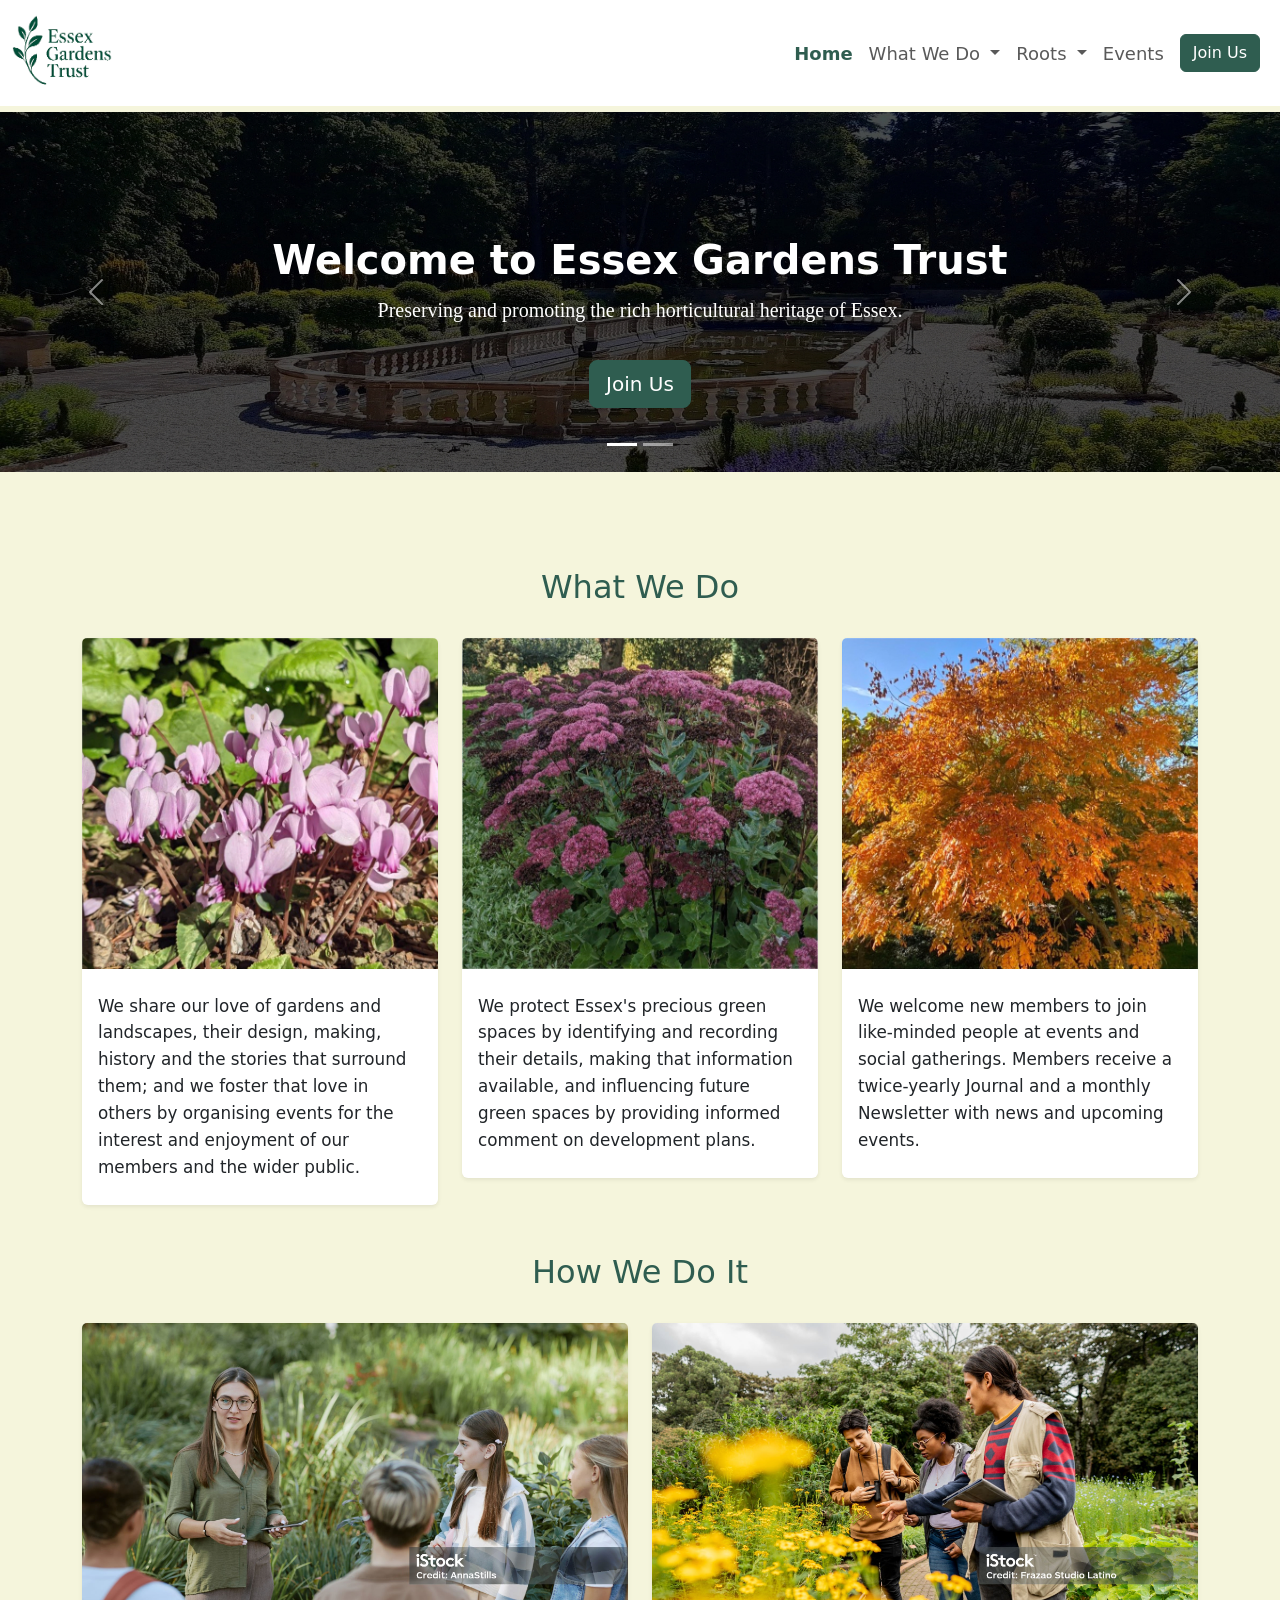
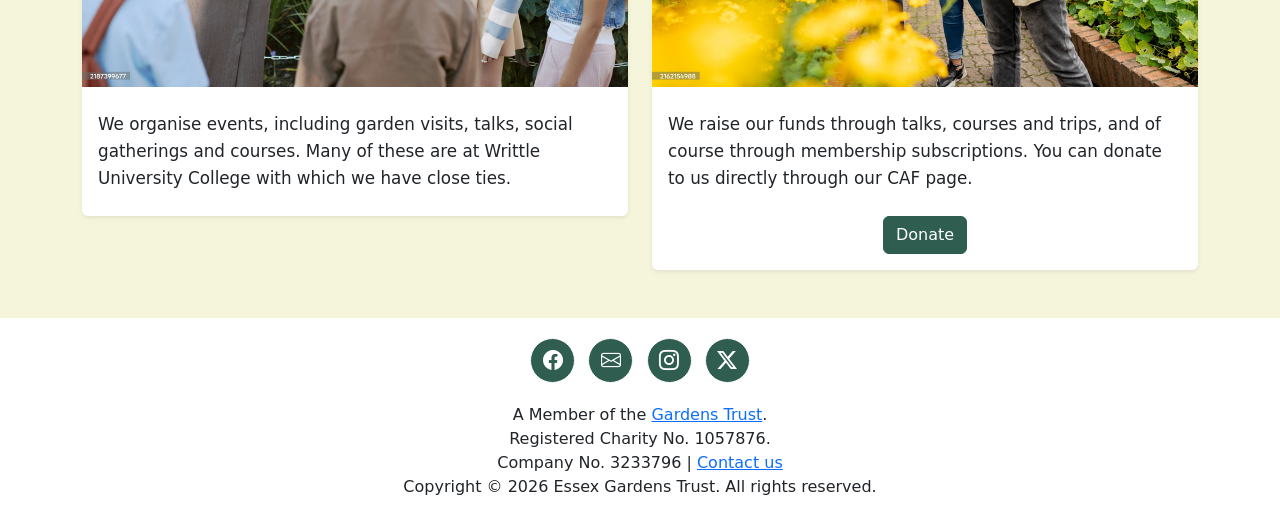
<file: index.html>
<!DOCTYPE html>
<html>
<head>
    <meta charset="UTF-8" />
    <meta name="viewport" content="width=device-width, initial-scale=1.0" />
    <title>Essex Gardens Trust | Home</title>
    <link rel="icon" type="image/x-icon" href="img/logo-short.png">
    <link href="https://cdn.jsdelivr.net/npm/bootstrap@5.3.8/dist/css/bootstrap.min.css" rel="stylesheet" integrity="sha384-sRIl4kxILFvY47J16cr9ZwB07vP4J8+LH7qKQnuqkuIAvNWLzeN8tE5YBujZqJLB" crossorigin="anonymous">
    <link rel="stylesheet" href="https://cdn.jsdelivr.net/npm/bootstrap-icons@1.11.3/font/bootstrap-icons.css">
    <link rel="stylesheet" href="styles.css" />


</head>
<body>
    <!-- Navbar -->
    <nav class = "navbar fixed-top navbar-expand-lg">
        <div class = "container-fluid">
            <a class = "navbar-brand" href="index.html">
                <img src="img/logo-transparent-short.png" alt="Essex Gardens Trust Logo" width="100" height="80" class="d-inline-block align-text-center">
            </a>
            <button aria-label="Toggle navigation" class = "navbar-toggler" type="button" data-bs-toggle="collapse" data-bs-target="#navbarAltMarkup" aria-controls="navbarAltMarkup" aria-expanded="false" aria-label="Toggle navigation">
                <span class = "navbar-toggler-icon"></span>
            </button>
            <div class="collapse navbar-collapse" id="navbarAltMarkup">
                <div class="navbar-nav ms-auto">
                    <a class="nav-link active" href="index.html">Home</a>
                    <li class="nav-item dropdown">
                        <a class="nav-link dropdown-toggle" href="#" id="navbarDropdown" role="button" data-bs-toggle="dropdown" aria-expanded="false">
                            What We Do
                        </a>
                        <ul class="dropdown-menu">
                            <li><a class="dropdown-item" href="conservation.html">Conservation</a></li>
                            <li><a class="dropdown-item" href="garden-research.html">Garden Research</a></li>
                        </ul>
                    </li>
                    <li class="nav-item dropdown">
                        <a class="nav-link dropdown-toggle" href="roots.html" id="navbarDropdown" role="button" data-bs-toggle="dropdown" aria-expanded="false">
                            Roots
                        </a>
                        <ul class="dropdown-menu">
                            <li><a class="dropdown-item" href="gardens.html">Iconic Gardens</a></li>
                            <li><a class="dropdown-item" href="plants.html">Plant Heritage Collection</a></li>
                        </ul>
                    </li>
                    <a class="nav-link" href="events.html">Events</a>
                    <div class="nav-link">
                        <a href="membership.html" class="btn btn-primary">Join Us</a>
                    </div>
                </div>
            </div>
        </div>
    </nav>

    <!-- Hero Section -->
    <section class = "hero text-white py-5">
        <div id="heroCarousel" class="carousel slide" data-bs-ride="carousel">
            <div class="carousel-indicators">
                <button type="button" data-bs-target="#heroCarousel" data-bs-slide-to="0" class="active" aria-current="true" aria-label="Slide 1"></button>
                <button type="button" data-bs-target="#heroCarousel" data-bs-slide-to="1" aria-label="Slide 2"></button>
            </div>

            <div class="carousel-inner">

                <div class="carousel-item active">
                    <img src="img/hero.jpg" class="d-block w-100" alt="Essex Garden">
                    <div class="carousel-caption mb-4">
                        <h1 class="fw-bold">Welcome to Essex Gardens Trust</h1>
                        <p class="lead">Preserving and promoting the rich horticultural heritage of Essex.</p>
                        <a href="membership.html" class="btn btn-primary btn-lg mt-3">Join Us</a>
                    </div>
                </div>

                <div class="carousel-item">
                    <img src="img/hero2.jpg" class="d-block w-100" alt="Essex Garden">
                    <div class="carousel-caption mb-4">
                        <h1 class="fw-bold">Discover Historic Gardens</h1>
                        <p class="lead">Explore the beauty and history of Essex's gardens through our events and tours.</p>
                        <a href="events.html" class="btn btn-primary btn-lg mt-3">View Events</a>
                    </div>
                </div>
            </div>



            <button class="carousel-control-prev" type="button" data-bs-target="#heroCarousel" data-bs-slide="prev">
                <span class="carousel-control-prev-icon" aria-hidden="true"></span>
                <span class="visually-hidden">Previous</span>
            </button>
            <button class="carousel-control-next" type="button" data-bs-target="#heroCarousel" data-bs-slide="next">
                <span class="carousel-control-next-icon" aria-hidden="true"></span>
                <span class="visually-hidden">Next</span>
            </button>

        </div>
    </section>


    <section class="container my-5">
        <div class="row mb-4">
            <div class="wwd-ttl">
                <h2>What We Do</h2>
            </div>
        </div>

        <!-- Cards row -->
        <div class="row g-4">

            <!-- Card 1 -->
            <div class="col-lg-4">
                <div class="fade-in-up fade-delay-1">
                    <div class="card h-100 shadow-sm">

                        <img src="img/Autumn1.jpg" class="card-img-top" alt="Garden landscape">

                        <div class="card-body">
                            <p class="card-text">
                                We share our love of gardens and landscapes, their design, making, history and the stories that surround them; and we foster that love in others by organising events for the interest and enjoyment of our members and the wider public.
                            </p>
                        </div>
                    </div>
                </div>
            </div>

            <!-- Card 2 -->
            <div class="col-lg-4">
                <div class="fade-in-up fade-delay-2">
                    <div class="card h-100 shadow-sm">

                        <img src="img/Autumn2.jpg" class="card-img-top" alt="Historic garden">

                        <div class="card-body">
                            <p class="card-text">
                                We protect Essex's precious green spaces by identifying and recording their details, making that information available, and influencing future green spaces by providing informed comment on development plans.
                            </p>
                        </div>

                    </div>
                </div>

            </div>

            <!-- Card 3 -->
            <div class="col-lg-4">
                <div class="fade-in-up fade-delay-3">
                    <div class="card h-100 shadow-sm">

                        <img src="img/Autumn3.jpg" class="card-img-top" alt="Garden event">

                        <div class="card-body">
                            <p class="card-text">
                                We welcome new members to join like-minded people at events and social gatherings. Members receive a twice-yearly Journal and a monthly Newsletter with news and upcoming events.
                            </p>
                        </div>

                    </div>
                </div>

            </div>

        </div>
    </section>


    <section class="container my-5">
        <div class="row mb-4">
            <div class="wwd-ttl">
            <h2>How We Do It</h2>
            </div>
        </div>

        <div class="row g-4">
            <div class="col-lg-6">
                <div class="fade-in-up fade-delay-4">
                    <div class="card h-100 shadow-sm">

                        <img src="img/garden-tour.jpg" class="card-img-top" alt="Membership card">

                        <div class="card-body">
                            <p class="card-text">
                                We organise events, including garden visits, talks, social gatherings and courses. Many of these are at Writtle University College with which we have close ties. 
                            </p>
                            
                        </div>
                    </div>
                </div>

            </div>

            <div class="col-lg-6">
                <div class="fade-in-up fade-delay-5">
                    <div class="card h-100 shadow-sm">

                    <img src="img/garden-expidition.jpg" class="card-img-top" alt="Garden research">

                    <div class="card-body">
                            <p class="card-text">
                                We raise our funds through talks, courses and trips, and of course through membership subscriptions. You can donate to us directly through our CAF page.
                            </p>
                            <div class="d-grid gap-2 d-md-flex justify-content-md-center">
                                <a href="https://cafdonate.cafonline.org/14925#!/DonationDetails" class="btn btn-primary">Donate</a>
                            </div>
                    </div>
                </div>
            </div>
        </div>
    </section>

    <!-- Footer -->
    <footer class="footer text-center py-3">
        <div class="container">
            <div class="footer-socials text-center">
                <div class="mb-3">
                    <a href="https://www.facebook.com/essexgardenstrust/" target="_blank" class="btn btn-outline-light btn-floating m-1">
                        <i class="bi bi-facebook"></i>
                    </a>
                    <a href="mailto:info@essexgardenstrust.org.uk" target="_blank" class="btn btn-outline-light btn-floating m-1">
                        <i class="bi bi-envelope"></i>
                    </a>
                    <a href="https://www.instagram.com/essexgardenstrust" target="_blank" class="btn btn-outline-light btn-floating m-1">
                        <i class="bi bi-instagram"></i>
                    </a>
                    <a href="https://x.com/EssexGT" target="_blank" class="btn btn-outline-light btn-floating m-1">
                        <i class="bi bi-twitter-x"></i>
                    </a>
                </div>
            </div>
            <div class="footer-content">
                <p class="mb-0">A Member of the <a href="https://thegardenstrust.org/" target="_blank">Gardens Trust</a>.</p>
                <p class="mb-0">Registered Charity No. 1057876.</p>
                <p class="mb-0">Company No. 3233796 | <a href="https://www.gov.uk/government/organisations/gardens-trust" target="_blank">Contact us</a></p>
            </div>
        </div>

        <div class="footer-bottom">
            <p class="mb-0">Copyright &copy; 2026 Essex Gardens Trust. All rights reserved.</p>
        </div>
    </footer>





    <script defer src="https://cdn.jsdelivr.net/npm/bootstrap@5.3.8/dist/js/bootstrap.bundle.min.js" integrity="sha384-FKyoEForCGlyvwx9Hj09JcYn3nv7wiPVlz7YYwJrWVcXK/BmnVDxM+D2scQbITxI" crossorigin="anonymous"></script>
</body>
</html>
</file>
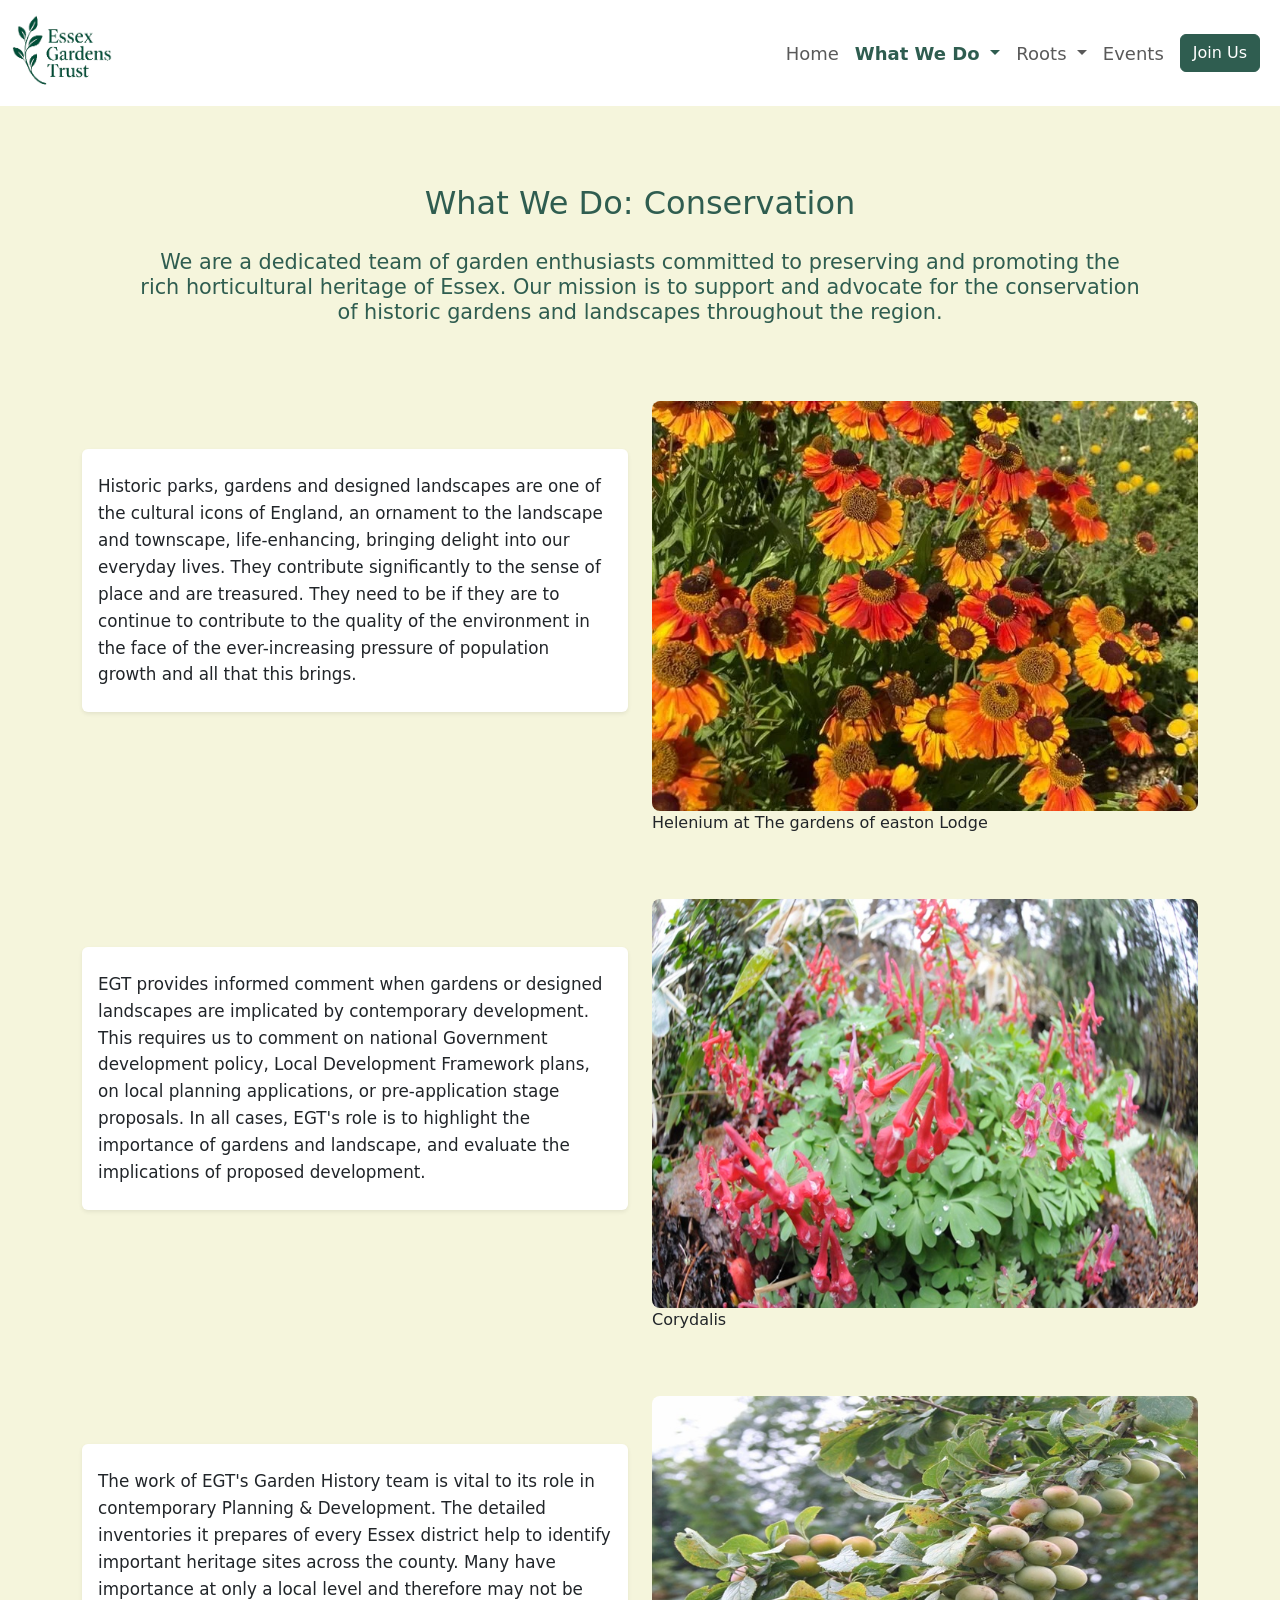
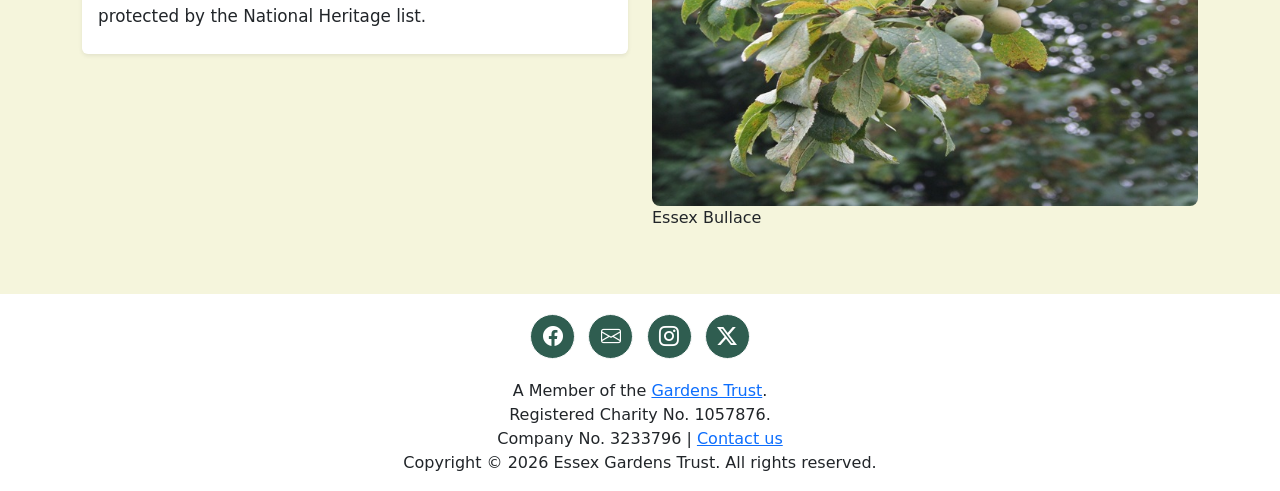
<file: conservation.html>
<!DOCTYPE html>
<html>
<head>
    <meta charset="UTF-8" />
    <meta name="viewport" content="width=device-width, initial-scale=1.0" />
    <title>Essex Gardens Trust | About</title>
    <link rel="icon" type="image/x-icon" href="img/logo-short.png">
    <link href="https://cdn.jsdelivr.net/npm/bootstrap@5.3.8/dist/css/bootstrap.min.css" rel="stylesheet" integrity="sha384-sRIl4kxILFvY47J16cr9ZwB07vP4J8+LH7qKQnuqkuIAvNWLzeN8tE5YBujZqJLB" crossorigin="anonymous">
    <link rel="stylesheet" href="https://cdn.jsdelivr.net/npm/bootstrap-icons@1.11.3/font/bootstrap-icons.css">
    <link rel="stylesheet" href="styles.css" />


</head>
<body>
    <!-- Navbar -->
    <nav class = "navbar fixed-top navbar-expand-lg">
        <div class = "container-fluid">
            <a class = "navbar-brand" href="index.html">
                <img src="img/logo-transparent-short.png" alt="Essex Gardens Trust Logo" width="100" height="80" class="d-inline-block align-text-center">
            </a>
            <button class = "navbar-toggler" type="button" data-bs-toggle="collapse" data-bs-target="#navbarAltMarkup" aria-controls="navbarAltMarkup" aria-expanded="false" aria-label="Toggle navigation">
                <span class = "navbar-toggler-icon"></span>
            </button>
            <div class="collapse navbar-collapse" id="navbarAltMarkup">
                <div class="navbar-nav ms-auto">
                    <a class="nav-link" href="index.html">Home</a>
                    <li class="nav-item dropdown">
                        <a class="nav-link dropdown-toggle active" href="#" id="navbarDropdown" role="button" data-bs-toggle="dropdown" aria-expanded="false">
                            What We Do
                        </a>
                        <ul class="dropdown-menu">
                            <li><a class="dropdown-item" href="conservation.html">Conservation</a></li>
                            <li><a class="dropdown-item" href="garden-research.html">Garden Research</a></li>
                        </ul>
                    </li>
                    <li class="nav-item dropdown">
                        <a class="nav-link dropdown-toggle" href="roots.html" id="navbarDropdown" role="button" data-bs-toggle="dropdown" aria-expanded="false">
                            Roots
                        </a>
                        <ul class="dropdown-menu">
                            <li><a class="dropdown-item" href="gardens.html">Iconic Gardens</a></li>
                            <li><a class="dropdown-item" href="plants.html">Plant Heritage Collection</a></li>
                        </ul>
                    </li>
                    <a class="nav-link" href="events.html">Events</a>
                    <div class="nav-link">
                        <a href="membership.html" class="btn btn-primary">Join Us</a>
                    </div>
                </div>
            </div>
        </div>
    </nav>



        <section class="container my-5 pt-5">
        <div class="row m-4">
            <div class="wwd-ttl">
                <h2>What We Do: Conservation</h2>
                <h5>We are a dedicated team of garden enthusiasts committed to preserving and promoting the rich horticultural heritage of Essex. Our mission is to support and advocate for the conservation of historic gardens and landscapes throughout the region.</h5>
            </div>
        </div>
        </section>

        <section class="container my-5">
            <div class="row g-4">
                <div class="col-lg pt-5">
                    <div class="fade-in-up fade-delay-1">
                        <div class="card h-100 shadow-sm">

                            <div class="card-body">
                                <p class="card-text">
                                    Historic parks, gardens and designed landscapes are one of the cultural icons of England, an ornament to the landscape and townscape, life-enhancing, bringing delight into our everyday lives.  
                                    They contribute significantly to the sense of place and are treasured.  They need to be if they are to continue to contribute to the quality of the environment in the face of the ever-increasing pressure of population growth and all that this brings.
                                </p>
                            </div>

                        </div>
                    </div>
                </div>

                <div class="col-lg">
                    <div class="fade-in-up fade-delay-1">
                        <div class="img-rounded shadow-md hidden max-w[300px]">
                            <img src="img/helenium.jpg" class="about_img" alt="Helenium">
                        </div>
                        <p>Helenium at The gardens of easton Lodge</p>
                    </div>
                </div>
            </div>

            <div class="row g-4 mt-4">
                <div class="col-lg pt-5">
                    <div class="fade-in-up fade-delay-2">
                        <div class="card h-100 shadow-sm">

                            <div class="card-body">
                                <p class="card-text">
                                    EGT provides informed comment when gardens or designed landscapes are implicated by contemporary development. This requires us to comment on national Government development policy, Local Development Framework plans, on local planning applications, or pre-application stage proposals.  
                                    In all cases, EGT's role is to highlight the importance of gardens and landscape, and evaluate the implications of proposed development.
                                </p>
                            </div>

                        </div>
                    </div>
                </div>
            

                <div class="col-lg">
                    <div class="fade-in-up fade-delay-2">
                        <div class="">
                            <div class="card-body">
                                <img src="img/corydalis.jpg" class="about_img" alt="Helenium">
                            </div>
                            <p>Corydalis</p>
                        </div>

                    </div>
                </div>
            </div>



            <div class="row g-4 mt-4">
                <div class="col-lg pt-5">
                    <div class="fade-in-up fade-delay-3">
                        <div class="card h-100 shadow-sm">

                            <div class="card-body">
                                <p class="card-text">
                                    The work of EGT's Garden History team is vital to its role in contemporary Planning & Development. The detailed inventories it prepares of every Essex district help to identify important heritage sites across the county. 
                                    Many have importance at only a local level and therefore may not be protected by the National Heritage list.
                                </p>
                            </div>

                        </div>
                    </div>
                </div>

                <div class="col-lg">
                    <div class="fade-in-up fade-delay-3">
                            <div class="card-body">
                                <img src="img/essex-bullace.jpg" class="about_img" alt="Helenium">
                            </div>
                            <p>Essex Bullace</p>
                    </div>
                </div>
            </div>

    

        </section>






    <!-- Footer -->
    <footer class="footer text-center py-3">
        <div class="container">
            <div class="footer-socials text-center">
                <div class="mb-3">
                    <a href="https://www.facebook.com/essexgardenstrust/" target="_blank" class="btn btn-outline-light btn-floating m-1">
                        <i class="bi bi-facebook"></i>
                    </a>
                    <a href="mailto:info@essexgardenstrust.org.uk" target="_blank" class="btn btn-outline-light btn-floating m-1">
                        <i class="bi bi-envelope"></i>
                    </a>
                    <a href="https://www.instagram.com/essexgardenstrust" target="_blank" class="btn btn-outline-light btn-floating m-1">
                        <i class="bi bi-instagram"></i>
                    </a>
                    <a href="https://x.com/EssexGT" target="_blank" class="btn btn-outline-light btn-floating m-1">
                        <i class="bi bi-twitter-x"></i>
                    </a>
                </div>
            </div>
            <div class="footer-content">
                <p class="mb-0">A Member of the <a href="https://thegardenstrust.org/" target="_blank">Gardens Trust</a>.</p>
                <p class="mb-0">Registered Charity No. 1057876.</p>
                <p class="mb-0">Company No. 3233796 | <a href="https://www.gov.uk/government/organisations/gardens-trust" target="_blank">Contact us</a></p>
            </div>
        </div>

        <div class="footer-bottom">
            <p class="mb-0">Copyright &copy; 2026 Essex Gardens Trust. All rights reserved.</p>
        </div>
    </footer>





    <script defer src="https://cdn.jsdelivr.net/npm/bootstrap@5.3.8/dist/js/bootstrap.bundle.min.js" integrity="sha384-FKyoEForCGlyvwx9Hj09JcYn3nv7wiPVlz7YYwJrWVcXK/BmnVDxM+D2scQbITxI" crossorigin="anonymous"></script>
</body>
</html>
</file>
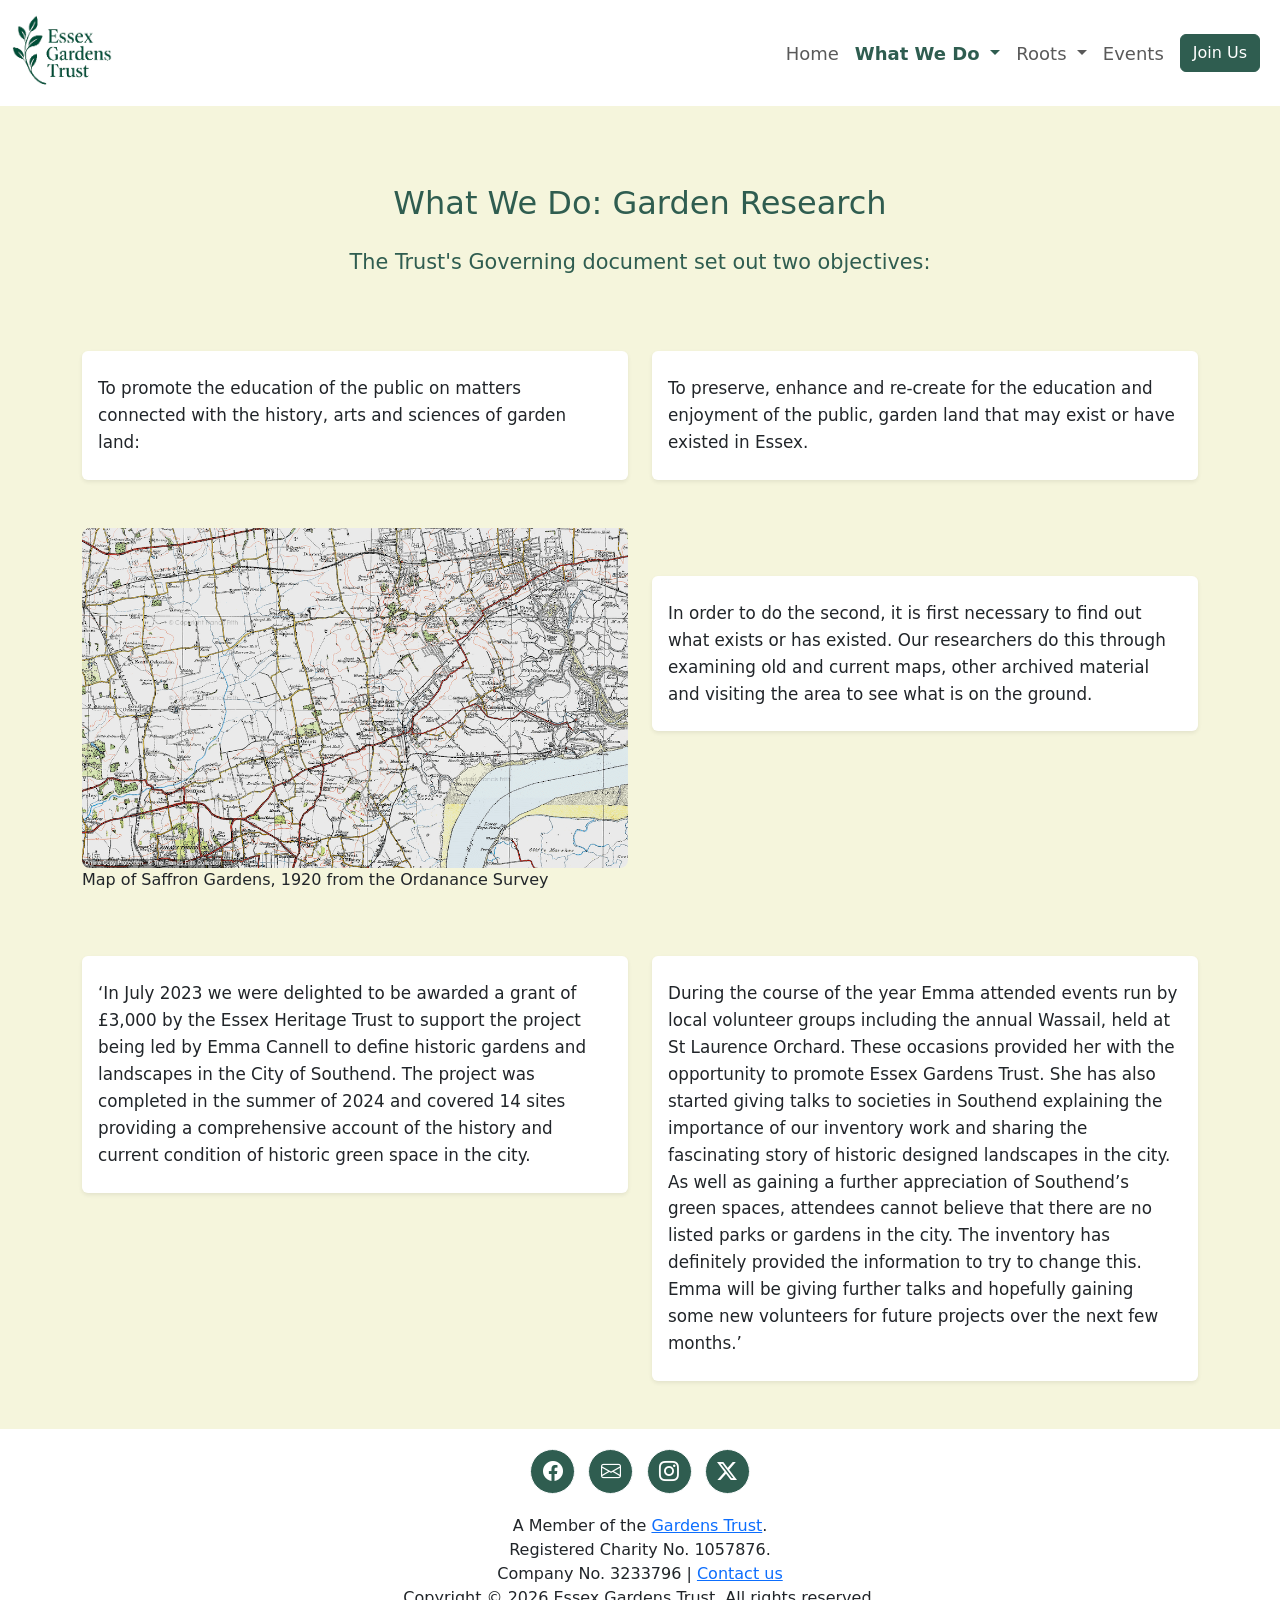
<file: garden-research.html>
<!DOCTYPE html>
<html>
<head>
    <meta charset="UTF-8" />
    <meta name="viewport" content="width=device-width, initial-scale=1.0" />
    <title>Essex Gardens Trust | About</title>
    <link rel="icon" type="image/x-icon" href="img/logo-short.png">
    <link href="https://cdn.jsdelivr.net/npm/bootstrap@5.3.8/dist/css/bootstrap.min.css" rel="stylesheet" integrity="sha384-sRIl4kxILFvY47J16cr9ZwB07vP4J8+LH7qKQnuqkuIAvNWLzeN8tE5YBujZqJLB" crossorigin="anonymous">
    <link rel="stylesheet" href="https://cdn.jsdelivr.net/npm/bootstrap-icons@1.11.3/font/bootstrap-icons.css">
    <link rel="stylesheet" href="styles.css" />


</head>
<body>
    <!-- Navbar -->
    <nav class = "navbar fixed-top navbar-expand-lg">
        <div class = "container-fluid">
            <a class = "navbar-brand" href="index.html">
                <img src="img/logo-transparent-short.png" alt="Essex Gardens Trust Logo" width="100" height="80" class="d-inline-block align-text-center">
            </a>
            <button class = "navbar-toggler" type="button" data-bs-toggle="collapse" data-bs-target="#navbarAltMarkup" aria-controls="navbarAltMarkup" aria-expanded="false" aria-label="Toggle navigation">
                <span class = "navbar-toggler-icon"></span>
            </button>
            <div class="collapse navbar-collapse" id="navbarAltMarkup">
                <div class="navbar-nav ms-auto">
                    <a class="nav-link" href="index.html">Home</a>
                    <li class="nav-item dropdown">
                        <a class="nav-link dropdown-toggle active" href="#" id="navbarDropdown" role="button" data-bs-toggle="dropdown" aria-expanded="false">
                            What We Do
                        </a>
                        <ul class="dropdown-menu">
                            <li><a class="dropdown-item" href="conservation.html">Conservation</a></li>
                            <li><a class="dropdown-item" href="garden-research.html">Garden Research</a></li>
                        </ul>
                    </li>
                    <li class="nav-item dropdown">
                        <a class="nav-link dropdown-toggle" href="roots.html" id="navbarDropdown" role="button" data-bs-toggle="dropdown" aria-expanded="false">
                            Roots
                        </a>
                        <ul class="dropdown-menu">
                            <li><a class="dropdown-item" href="gardens.html">Iconic Gardens</a></li>
                            <li><a class="dropdown-item" href="plants.html">Plant Heritage Collection</a></li>
                        </ul>
                    </li>
                    <a class="nav-link" href="events.html">Events</a>
                    <div class="nav-link">
                        <a href="membership.html" class="btn btn-primary">Join Us</a>
                    </div>
                </div>
            </div>
        </div>
    </nav>



        <section class="container my-5 pt-5">
        <div class="row m-4">
            <div class="wwd-ttl">
                <h2>What We Do: Garden Research</h2>
                <h5>The Trust's Governing document set out two objectives:</h5>
            </div>
        </div>
        </section>

        <section class="container my-5">
            <div class="row g-4">
                <div class="col-lg">
                    <div class="fade-in-up fade-delay-1">
                        <div class="card h-100 shadow-sm">

                            <div class="card-body">
                                <p class="card-text">
                                    To promote the education of the public on matters connected with the history, arts and sciences of garden land:
                                </p>
                            </div>

                        </div>
                    </div>
                </div>

                <div class="col-lg">
                    <div class="fade-in-up fade-delay-1">
                        <div class="card h-100 shadow-sm">

                            <div class="card-body">
                                <p class="card-text">
                                    To preserve, enhance and re-create for the education and enjoyment of the public, garden land that may exist or have existed in Essex.
                                </p>
                            </div>

                        </div>
                    </div>
                </div>
            </div>


            <div class="row g-4 pt-5">
                <div class="col-lg">
                    <div class="fade-in-up fade-delay-2">
                        <div class="img-rounded shadow-md hidden max-w[300px]">
                            <img src="img/saffron-gardens.jpg" class="about_img" alt="Helenium">
                        </div>
                        <p>Map of Saffron Gardens, 1920 from the Ordanance Survey</p>
                    </div>
                </div>

                <div class="col-lg pt-5">
                    <div class="fade-in-up fade-delay-2">
                        <div class="card h-100 shadow-sm">

                            <div class="card-body">
                                <p class="card-text">
                                    In order to do the second, it is first necessary to find out what exists or has existed. Our researchers do this through examining old and current maps, other archived material and visiting the area to see what is on the ground.
                                </p>
                            </div>

                        </div>
                    </div>
                </div>                
            </div>

            <div class="row g-4 pt-5">
                <div class="col-lg">
                    <div class="fade-in-up fade-delay-2">
                        <div class="card h-100 shadow-sm">

                            <div class="card-body">
                                <p class="card-text">
                                    ‘In July 2023 we were delighted to be awarded a grant of £3,000 by the Essex Heritage Trust to support the project being led by Emma Cannell to define historic gardens and landscapes in the City of Southend. The project was completed in the summer of 2024 and covered 14 sites providing a comprehensive account of the history and current condition of historic green space in the city.
                                </p>
                            </div>

                        </div>
                    </div>
                </div>  

                <div class="col-lg">
                    <div class="fade-in-up fade-delay-2">
                        <div class="card h-100 shadow-sm">

                            <div class="card-body">
                                <p class="card-text">
                                    During the course of the year Emma attended events run by local volunteer groups including the annual Wassail, held at St Laurence Orchard. These occasions provided her with the opportunity to promote Essex Gardens Trust. She has also started giving talks to societies in Southend explaining the importance of our inventory work and sharing the fascinating story of historic designed landscapes in the city.  As well as gaining a further appreciation of Southend’s green spaces, attendees cannot believe that there are no listed parks or gardens in the city. The inventory has definitely provided the information to try to change this. Emma will be giving further talks and hopefully gaining some new volunteers for future projects over the next few months.’
                                </p>
                            </div>

                        </div>
                    </div>
                </div>  
            </div>
            
        </section>









    <!-- Footer -->
    <footer class="footer text-center py-3">
        <div class="container">
            <div class="footer-socials text-center">
                <div class="mb-3">
                    <a href="https://www.facebook.com/essexgardenstrust/" target="_blank" class="btn btn-outline-light btn-floating m-1">
                        <i class="bi bi-facebook"></i>
                    </a>
                    <a href="mailto:info@essexgardenstrust.org.uk" target="_blank" class="btn btn-outline-light btn-floating m-1">
                        <i class="bi bi-envelope"></i>
                    </a>
                    <a href="https://www.instagram.com/essexgardenstrust" target="_blank" class="btn btn-outline-light btn-floating m-1">
                        <i class="bi bi-instagram"></i>
                    </a>
                    <a href="https://x.com/EssexGT" target="_blank" class="btn btn-outline-light btn-floating m-1">
                        <i class="bi bi-twitter-x"></i>
                    </a>
                </div>
            </div>
            <div class="footer-content">
                <p class="mb-0">A Member of the <a href="https://thegardenstrust.org/" target="_blank">Gardens Trust</a>.</p>
                <p class="mb-0">Registered Charity No. 1057876.</p>
                <p class="mb-0">Company No. 3233796 | <a href="https://www.gov.uk/government/organisations/gardens-trust" target="_blank">Contact us</a></p>
            </div>
        </div>

        <div class="footer-bottom">
            <p class="mb-0">Copyright &copy; 2026 Essex Gardens Trust. All rights reserved.</p>
        </div>
    </footer>





    <script defer src="https://cdn.jsdelivr.net/npm/bootstrap@5.3.8/dist/js/bootstrap.bundle.min.js" integrity="sha384-FKyoEForCGlyvwx9Hj09JcYn3nv7wiPVlz7YYwJrWVcXK/BmnVDxM+D2scQbITxI" crossorigin="anonymous"></script>
</body>
</html>
</file>
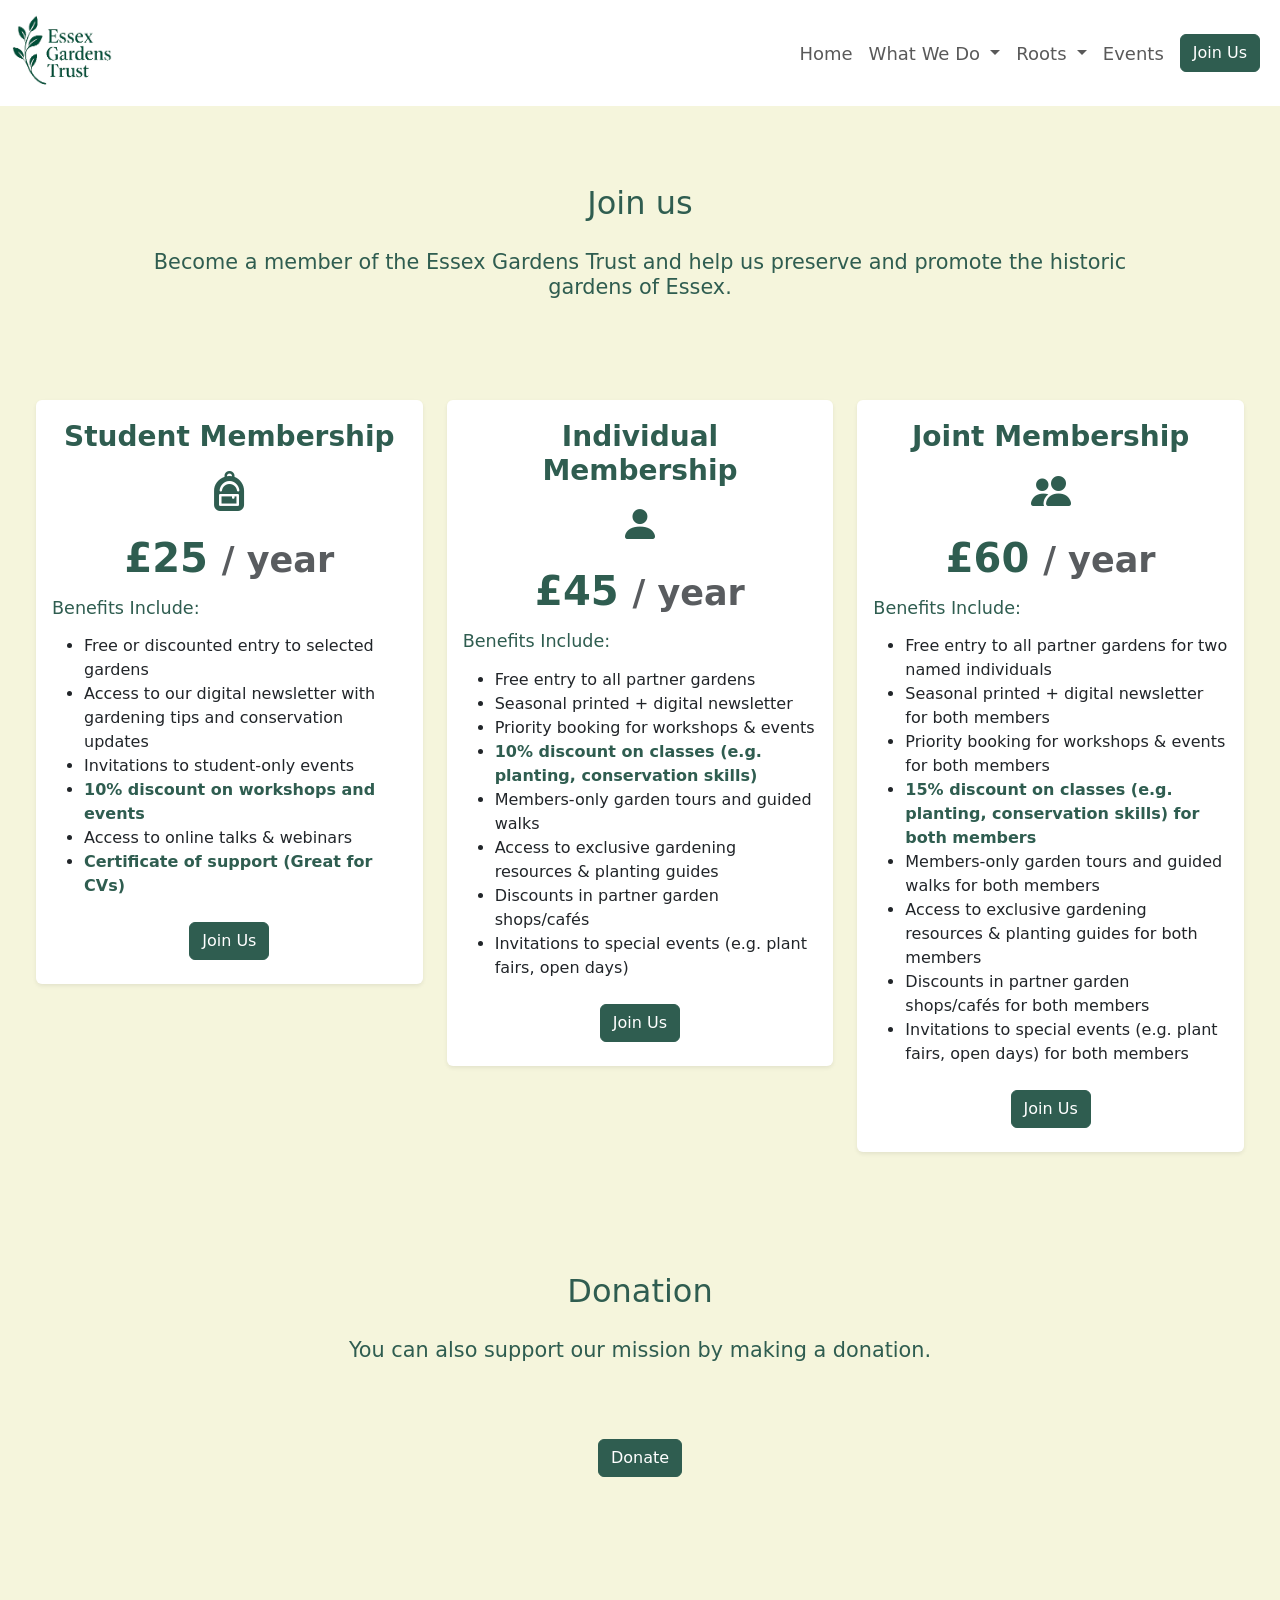
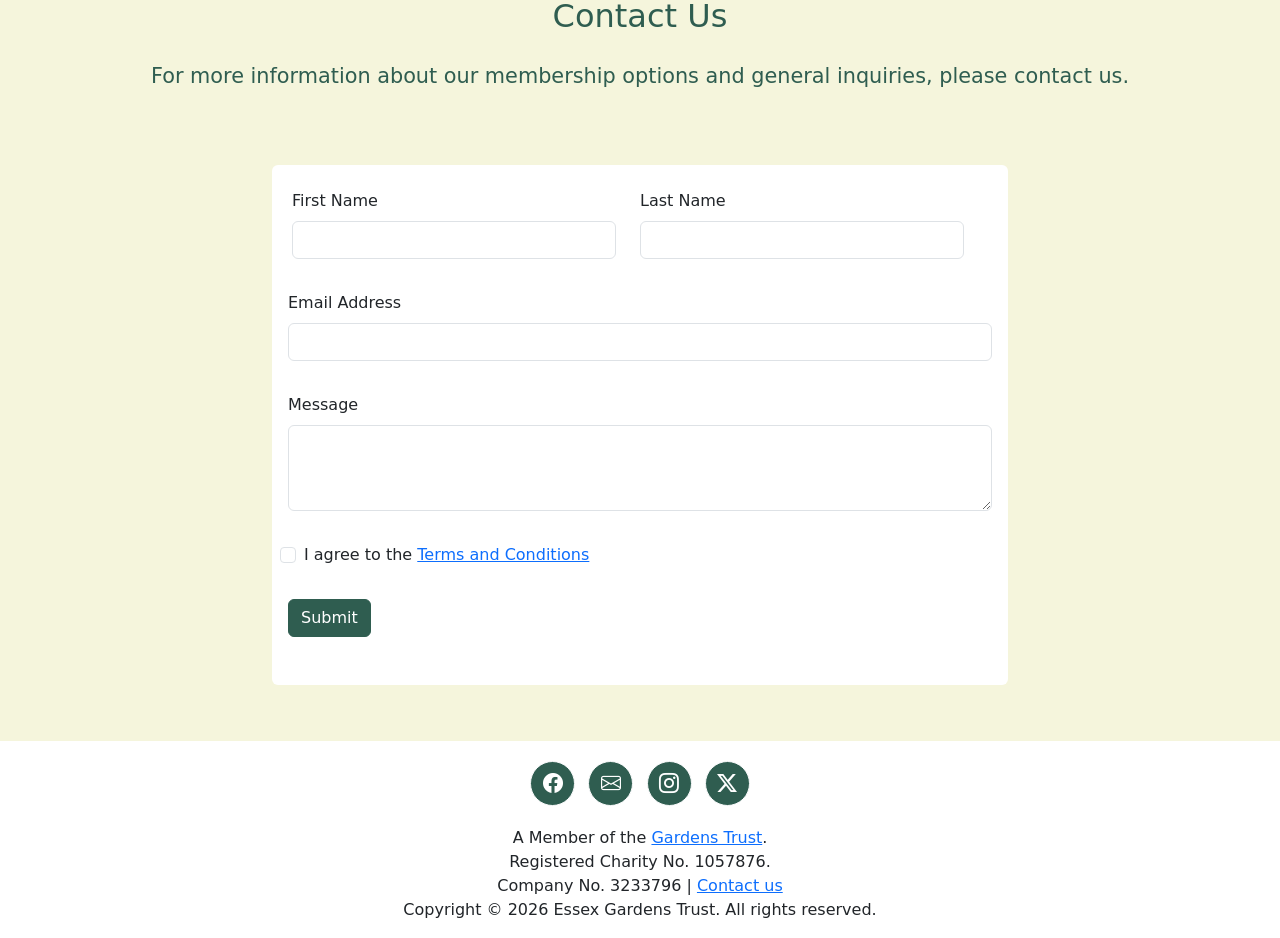
<file: membership.html>
<!DOCTYPE html>
<html>
<head>
    <meta charset="UTF-8" />
    <meta name="viewport" content="width=device-width, initial-scale=1.0" />
    <title>Essex Gardens Trust | Join Us</title>
    <link rel="icon" type="image/x-icon" href="img/logo-short.png">
    <link href="https://cdn.jsdelivr.net/npm/bootstrap@5.3.8/dist/css/bootstrap.min.css" rel="stylesheet" integrity="sha384-sRIl4kxILFvY47J16cr9ZwB07vP4J8+LH7qKQnuqkuIAvNWLzeN8tE5YBujZqJLB" crossorigin="anonymous">
    <link rel="stylesheet" href="https://cdn.jsdelivr.net/npm/bootstrap-icons@1.11.3/font/bootstrap-icons.css">
    <link rel="stylesheet" href="styles.css" />


</head>
<body>
    <!-- Navbar -->
    <nav class = "navbar fixed-top navbar-expand-lg">
        <div class = "container-fluid">
            <a class = "navbar-brand" href="index.html">
                <img src="img/logo-transparent-short.png" alt="Essex Gardens Trust Logo" width="100" height="80" class="d-inline-block align-text-center">
            </a>
            <button class = "navbar-toggler" type="button" data-bs-toggle="collapse" data-bs-target="#navbarAltMarkup" aria-controls="navbarAltMarkup" aria-expanded="false" aria-label="Toggle navigation">
                <span class = "navbar-toggler-icon"></span>
            </button>
            <div class="collapse navbar-collapse" id="navbarAltMarkup">
                <div class="navbar-nav ms-auto">
                    <a class="nav-link" href="index.html">Home</a>
                    <li class="nav-item dropdown">
                        <a class="nav-link dropdown-toggle" href="#" id="navbarDropdown" role="button" data-bs-toggle="dropdown" aria-expanded="false">
                            What We Do
                        </a>
                        <ul class="dropdown-menu">
                            <li><a class="dropdown-item" href="conservation.html">Conservation</a></li>
                            <li><a class="dropdown-item" href="garden-research.html">Garden Research</a></li>
                        </ul>
                    </li>
                    <li class="nav-item dropdown">
                        <a class="nav-link dropdown-toggle" href="roots.html" id="navbarDropdown" role="button" data-bs-toggle="dropdown" aria-expanded="false">
                            Roots
                        </a>
                        <ul class="dropdown-menu">
                            <li><a class="dropdown-item" href="gardens.html">Iconic Gardens</a></li>
                            <li><a class="dropdown-item" href="plants.html">Plant Heritage Collection</a></li>
                        </ul>
                    </li>
                    <a class="nav-link" href="events.html">Events</a>
                    <div class="nav-link active">
                        <a href="membership.html" class="btn btn-primary">Join Us</a>
                    </div>
                </div>
            </div>
        </div>
    </nav>


        <section class="container my-5 pt-5">
        <div class="row m-4">
            <div class="wwd-ttl">
                <h2>Join us</h2>
                <h5>Become a member of the Essex Gardens Trust and help us preserve and promote the historic gardens of Essex.</h5>
            </div>
        </div>
        </section>

        <div class="row m-4">

            <!-- Student Membership Card -->
            <div class="col-md-4 mt-4">
                <div class="fade-in-up fade-delay-1">
                    <div class="card h-100 shadow-sm">
                        <div class="card-header text-center">
                            <h4 class="card-title my-2">Student Membership</h4>
                            <i class="bi bi-backpack-fill"></i>
                        </div>
                        <div class="card-body py-0">
                            <h1 class="card-title text-center pricing-card-title">
                                £25 <small class="text-muted">/ year</small>
                            </h1>
                            <h5 class="card-pricing-text">Benefits Include:</h5>
                                <ul class="benefits">
                                    <li>Free or discounted entry to selected gardens</li>
                                    <li>Access to our digital newsletter with gardening tips and conservation updates</li>
                                    <li>Invitations to student-only events</li>
                                    <li><strong>10% discount on workshops and events</strong></li>
                                    <li>Access to online talks & webinars</li>
                                    <li><strong>Certificate of support (Great for CVs)</strong></li>
                                </ul>
                        </div>
                        <div class="d-grid gap-2 d-md-flex pt-2 pb-4 justify-content-md-center">
                            <a href="membership_form.html" class="btn btn-primary">Join Us</a>
                        </div>
                    </div>
                </div>
            </div>

            <!-- Individual Membership Card -->
            <div class="col-md-4 mt-4">
                <div class="fade-in-up fade-delay-2">
                    <div class="card h-100 shadow-sm">
                        <div class="card-header text-center">
                            <h4 class="card-title my-2">Individual Membership</h4>
                            <i class="bi bi-person-fill"></i>
                        </div>
                        <div class="card-body py-0">
                            <h1 class="card-title text-center pricing-card-title">
                                £45 <small class="text-muted">/ year</small>
                            </h1>
                            <h5 class="card-pricing-text">Benefits Include:</h5>
                                <ul class="benefits">
                                    <li>Free entry to all partner gardens</li>
                                    <li>Seasonal printed + digital newsletter</li>
                                    <li>Priority booking for workshops & events</li>
                                    <li><strong>10% discount on classes (e.g. planting, conservation skills)</strong></li>
                                    <li>Members-only garden tours and guided walks</li>
                                    <li>Access to exclusive gardening resources & planting guides</li>
                                    <li>Discounts in partner garden shops/cafés</li>
                                    <li>Invitations to special events (e.g. plant fairs, open days)</li>
                                </ul>
                        </div>
                        <div class="d-grid gap-2 d-md-flex pt-2 pb-4 justify-content-md-center">
                            <a href="membership_form.html" class="btn btn-primary">Join Us</a>
                        </div>
                    </div>
                </div>
            </div>

            <!-- Joint Membership Card -->
            <div class="col-md-4 mt-4">
                <div class="fade-in-up fade-delay-3">
                    <div class="card h-100 shadow-sm">
                        <div class="card-header text-center">
                            <h4 class="card-title my-2">Joint Membership </h4>
                            <i class="bi bi-people-fill"></i>
                            
                        </div>
                        <div class="card-body py-0">
                            <h1 class="card-title text-center pricing-card-title">
                                £60 <small class="text-muted">/ year</small>
                            </h1>
                            <h5 class="card-pricing-text">Benefits Include:</h5>
                            <ul class="benefits">
                                <li>Free entry to all partner gardens for two named individuals</li>
                                <li>Seasonal printed + digital newsletter for both members</li>
                                <li>Priority booking for workshops & events for both members</li>
                                <li><strong>15% discount on classes (e.g. planting, conservation skills) for both members</strong></li>
                                <li>Members-only garden tours and guided walks for both members</li>
                                <li>Access to exclusive gardening resources & planting guides for both members</li>
                                    <li>Discounts in partner garden shops/cafés for both members</li>
                                    <li>Invitations to special events (e.g. plant fairs, open days) for both members</li>
                                </ul>
                        </div>
                        <div class="d-grid gap-2 d-md-flex pt-2 pb-4 justify-content-md-center">
                            <a href="membership_form.html" class="btn btn-primary">Join Us</a>
                        </div>
                    </div>
                </div>
            </div>
        </div>

        <section class="container my-5 pt-5">
        <div class="row m-4">
            <div class="wwd-ttl">
                <h2>Donation</h2>
                <h5>You can also support our mission by making a donation.</h5>
            </div>
            <div class="d-grid gap-2 d-md-flex pt-5 justify-content-md-center">
                <a href="https://cafdonate.cafonline.org/14925#!/DonationDetails" class="btn btn-primary">Donate</a>
            </div>
        </div>
        </section>

        <section class="container my-5 pt-5">
        <div class="row m-4">
            <div class="wwd-ttl">
                <h2>Contact Us</h2>
                <h5>For more information about our membership options and general inquiries, please contact us.</h5>
            </div>

        </div>
        </section>

        <section class="container my-5">
            <div class="row justify-content-center">
                <div class="col-md-8">
                    <div class="fade-in-up fade-delay-4">
                        <div class="card card-shadow-sm h-100 mb-2 pt-4">

                            <div id="form-container" class="card-body">
                            <form id="contact-form" class="row g-3 needs-validation" novalidate>

                                <!-- Name -->
                                <div class="row">
                                    <div class="col-md-6 mb-3">
                                        <label for="validationCustom01" class="form-label">First Name</label>
                                        <input type="text" class="form-control" id="validationCustom01" class="form-control" required />
                                        <div class="valid-feedback">
                                            Looks good!
                                        </div>
                                        <div class="invalid-feedback">
                                            Please provide a first name.
                                        </div>
                                    </div>

                                    <div class="col-md-6 mb-3">
                                        <label for="validationCustom02" class="form-label">Last Name</label>
                                        <input type="text" class="form-control" id="validationCustom02" class="form-control" required />
                                        <div class="valid-feedback">
                                            Looks good!
                                        </div>
                                        <div class="invalid-feedback">
                                            Please provide a last name.
                                        </div>

                                    </div>
                                </div>

                                <!-- Email -->
                                <div class="mb-3">
                                    <label for="validationCustom03" class="form-label">Email Address</label>
                                    <input type="email" class="form-control" id="validationCustom03" class="form-control" required />
                                    <div class="valid-feedback">
                                        Looks good!
                                    </div>
                                    <div class="invalid-feedback">
                                        Please provide a valid email address.
                                    </div>
                                </div>
                                
                                <!-- Message-->
                                <div class="mb-3">
                                    <label for="validationCustom04" class="form-label">Message</label>
                                    <textarea class="form-control" id="validationCustom04" class="form-control" rows="3" required></textarea>
                                    <div class="valid-feedback">
                                        Looks good!
                                    </div>
                                    <div class="invalid-feedback">
                                        Please enter a message.
                                    </div>
                                </div>

                                <!-- Terms and Conditions -->
                                <div class="mb-3 form-check">
                                    <input type="checkbox" class="form-check-input" id="terms" required />
                                    <label class="form-check-label" for="terms">
                                        I agree to the <a href="terms.html" target="_blank">Terms and Conditions</a>
                                    </label>
                                    <div class="valid-feedback">
                                        Thank you for agreeing to the terms.
                                    </div>
                                    <div class="invalid-feedback">
                                        You must agree to the terms and conditions before submitting.
                                    </div>
                                </div>

                                <!-- Submit Button -->
                                <div class="mb-3">
                                    <button type="submit" class="btn btn-primary mb-3">Submit</button>
                                </div>
                            </form>
                            </div>
                        </div>
                    </div>
                </div>
            </div>
        </section>



    <!-- Footer -->
    <footer class="footer bottom text-center py-3">
        <div class="container">
            <div class="footer-socials text-center">
                <div class="mb-3">
                    <a href="https://www.facebook.com/essexgardenstrust/" target="_blank" class="btn btn-outline-light btn-floating m-1">
                        <i class="bi bi-facebook"></i>
                    </a>
                    <a href="mailto:info@essexgardenstrust.org.uk" target="_blank" class="btn btn-outline-light btn-floating m-1">
                        <i class="bi bi-envelope"></i>
                    </a>
                    <a href="https://www.instagram.com/essexgardenstrust" target="_blank" class="btn btn-outline-light btn-floating m-1">
                        <i class="bi bi-instagram"></i>
                    </a>
                    <a href="https://x.com/EssexGT" target="_blank" class="btn btn-outline-light btn-floating m-1">
                        <i class="bi bi-twitter-x"></i>
                    </a>
                </div>
            </div>
            <div class="footer-content">
                <p class="mb-0">A Member of the <a href="https://thegardenstrust.org/" target="_blank">Gardens Trust</a>.</p>
                <p class="mb-0">Registered Charity No. 1057876.</p>
                <p class="mb-0">Company No. 3233796 | <a href="https://www.gov.uk/government/organisations/gardens-trust" target="_blank">Contact us</a></p>
            </div>
        </div>

        <div class="footer-bottom">
            <p class="mb-0">Copyright &copy; 2026 Essex Gardens Trust. All rights reserved.</p>
        </div>
    </footer>





    <script defer src="https://cdn.jsdelivr.net/npm/bootstrap@5.3.8/dist/js/bootstrap.bundle.min.js" integrity="sha384-FKyoEForCGlyvwx9Hj09JcYn3nv7wiPVlz7YYwJrWVcXK/BmnVDxM+D2scQbITxI" crossorigin="anonymous"></script>
    <script src="script.js"></script>
</body>
</html>
</file>
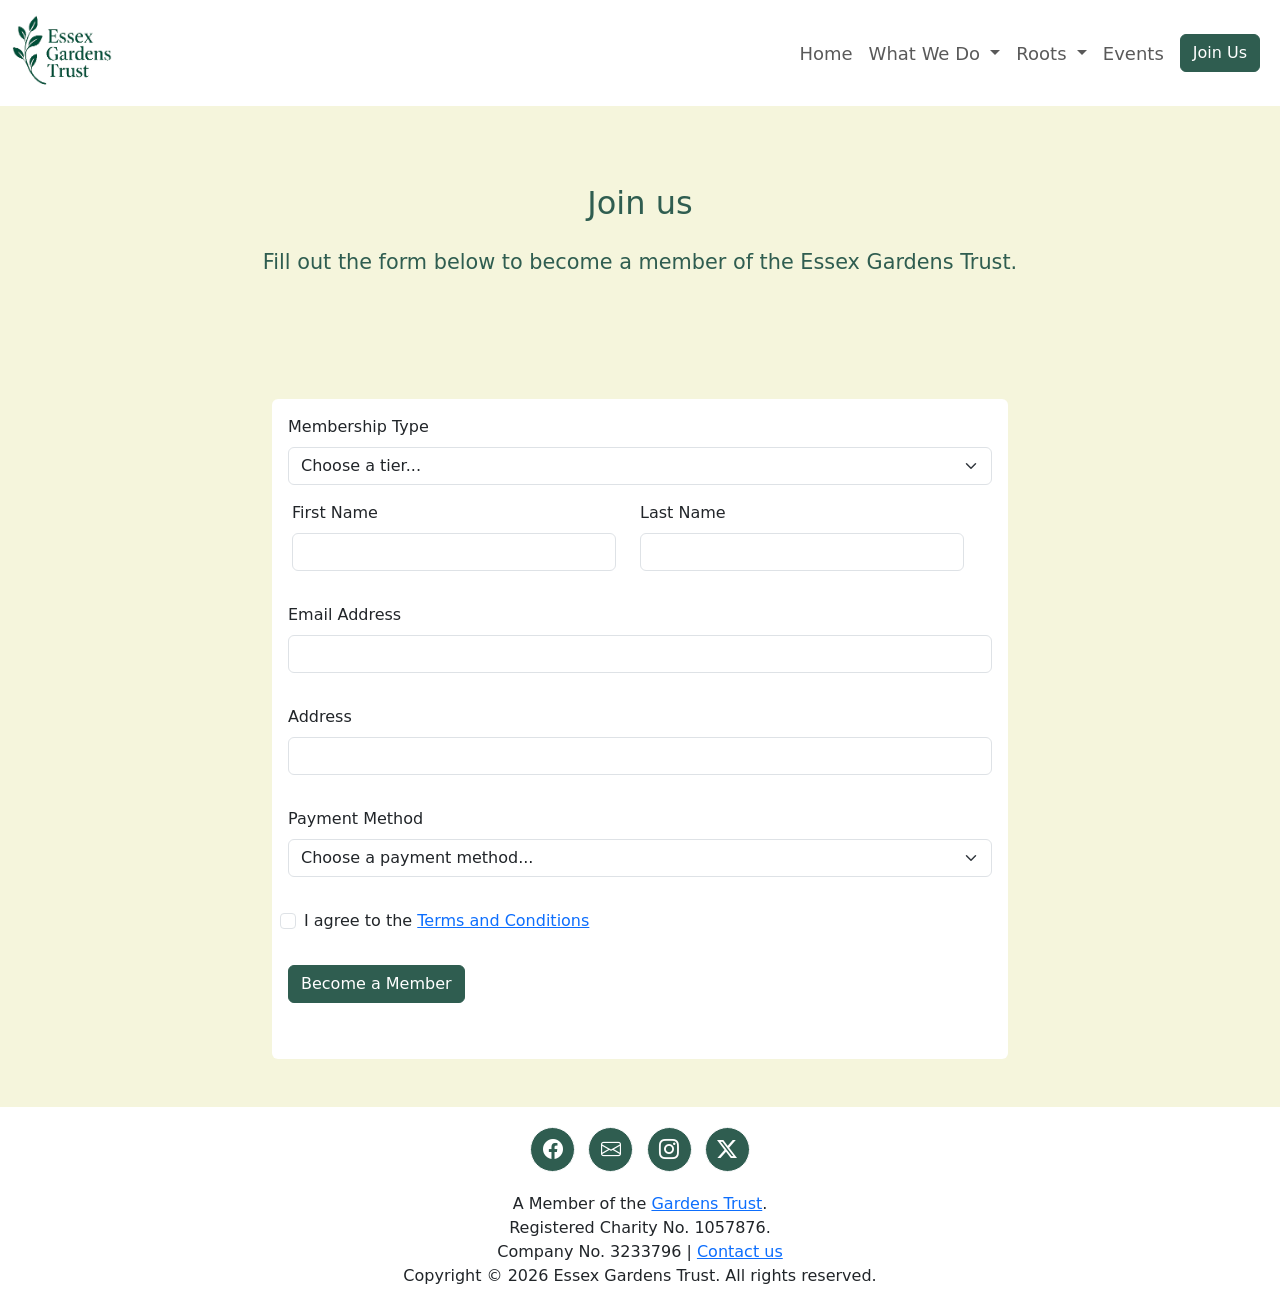
<file: membership_form.html>
<!DOCTYPE html>
<html>
<head>
    <meta charset="UTF-8" />
    <meta name="viewport" content="width=device-width, initial-scale=1.0" />
    <title>Essex Gardens Trust | Join Us</title>
    <link rel="icon" type="image/x-icon" href="img/logo-short.png">
    <link href="https://cdn.jsdelivr.net/npm/bootstrap@5.3.8/dist/css/bootstrap.min.css" rel="stylesheet" integrity="sha384-sRIl4kxILFvY47J16cr9ZwB07vP4J8+LH7qKQnuqkuIAvNWLzeN8tE5YBujZqJLB" crossorigin="anonymous">
    <link rel="stylesheet" href="https://cdn.jsdelivr.net/npm/bootstrap-icons@1.11.3/font/bootstrap-icons.css">
    <link rel="stylesheet" href="styles.css" />


</head>
<body>
    <!-- Navbar -->
    <nav class = "navbar fixed-top navbar-expand-lg">
        <div class = "container-fluid">
            <a class = "navbar-brand" href="index.html">
                <img src="img/logo-transparent-short.png" alt="Essex Gardens Trust Logo" width="100" height="80" class="d-inline-block align-text-center">
            </a>
            <button class = "navbar-toggler" type="button" data-bs-toggle="collapse" data-bs-target="#navbarAltMarkup" aria-controls="navbarAltMarkup" aria-expanded="false" aria-label="Toggle navigation">
                <span class = "navbar-toggler-icon"></span>
            </button>
            <div class="collapse navbar-collapse" id="navbarAltMarkup">
                <div class="navbar-nav ms-auto">
                    <a class="nav-link" href="index.html">Home</a>
                    <li class="nav-item dropdown">
                        <a class="nav-link dropdown-toggle" href="#" id="navbarDropdown" role="button" data-bs-toggle="dropdown" aria-expanded="false">
                            What We Do
                        </a>
                        <ul class="dropdown-menu">
                            <li><a class="dropdown-item" href="conservation.html">Conservation</a></li>
                            <li><a class="dropdown-item" href="garden-research.html">Garden Research</a></li>
                        </ul>
                    </li>
                    <li class="nav-item dropdown">
                        <a class="nav-link dropdown-toggle" href="roots.html" id="navbarDropdown" role="button" data-bs-toggle="dropdown" aria-expanded="false">
                            Roots
                        </a>
                        <ul class="dropdown-menu">
                            <li><a class="dropdown-item" href="gardens.html">Iconic Gardens</a></li>
                            <li><a class="dropdown-item" href="plants.html">Plant Heritage Collection</a></li>
                        </ul>
                    </li>
                    <a class="nav-link" href="events.html">Events</a>
                    <div class="nav-link">
                        <a href="membership.html" class="btn btn-primary">Join Us</a>
                    </div>
                </div>
            </div>
        </div>
    </nav>

        <section class="container my-5 pt-5">
        <div class="row m-4">
            <div class="wwd-ttl">
                <h2>Join us</h2>
                <h5>Fill out the form below to become a member of the Essex Gardens Trust.</h5>
            </div>
        </div>
        </section>

        <!--Membership form card-->
        <section class="container my-5">
            <div class="row justify-content-center">
                <div class="col-md-8 pt-5">
                    <div class="card card-shadow-sm h-100 mb-2">


                        <div id="form-container"class="card-body">
                            <form id="membership-form" class="row g-3 needs-validation" novalidate>
                                <!-- Membership Type-->
                                <div class="mb-3">
                                    <label class="form-label">Membership Type</label>
                                    <select class="form-select" id="membership-type" required>
                                        <option value="">Choose a tier...</option>
                                        <option>Student</option>
                                        <option>Individual</option>
                                        <option>Joint</option>
                                    </select>
                                    <div class="valid-feedback">
                                        Looks good!
                                    </div>
                                    <div class="invalid-feedback">
                                        Please select a membership type.
                                    </div>
                                </div>

                                <!-- Name -->
                                <div class="row">
                                    <div class="col-md-6 mb-3">
                                        <label for="validationCustom02" class="form-label">First Name</label>
                                        <input type="text" class="form-control" id="validationCustom02" class="form-control" required />
                                        <div class="valid-feedback">
                                            Looks good!
                                        </div>
                                        <div class="invalid-feedback">
                                            Please provide a first name.
                                        </div>
                                    </div>

                                    <div class="col-md-6 mb-3">
                                        <label for="validationCustom03" class="form-label">Last Name</label>
                                        <input type="text" class="form-control" id="validationCustom03" class="form-control" required />
                                        <div class="valid-feedback">
                                            Looks good!
                                        </div>
                                        <div class="invalid-feedback">
                                            Please provide a last name.
                                        </div>

                                    </div>
                                </div>

                                <!-- Email -->
                                <div class="mb-3">
                                    <label for="validationCustom04" class="form-label">Email Address</label>
                                    <input type="email" class="form-control" id="validationCustom04" class="form-control" required />
                                    <div class="valid-feedback">
                                        Looks good!
                                    </div>
                                    <div class="invalid-feedback">
                                        Please provide a valid email address.
                                    </div>
                                </div>

                                <!-- Joint Member (optional)-->
                                <div id="joint-member-field" class="joint-members-field mb-3">
                                    <label for="validationCustom05" class="form-label">Joint Member Name</label>
                                    <input type="text" class="form-control" id="validationCustom05" class="form-control" />
                                    <div class="valid-feedback">
                                        Looks good!
                                    </div>
                                    <div class="invalid-feedback">
                                        Please provide a name for the joint member.
                                    </div>
                                </div>

                                <!-- Address -->
                                <div class="mb-3">
                                    <label for="validationCustom06" class="form-label">Address</label>
                                    <input type="text" class="form-control" id="validationCustom06" class="form-control" required />
                                    <div class="valid-feedback">
                                        Looks good!
                                    </div>
                                    <div class="invalid-feedback">
                                        Please provide an address.
                                    </div>
                                </div>

                                <!-- Payment Information -->
                                <div class="mb-3">
                                    <label class="form-label">Payment Method</label>
                                    <select class="form-select" required>
                                        <option value="">Choose a payment method...</option>
                                        <option>Direct Debit</option>
                                        <option>Credit Card</option>
                                        <option>PayPal</option>
                                    </select>
                                    <div class="valid-feedback">
                                        Looks good!
                                    </div>
                                    <div class="invalid-feedback">
                                        Please select a payment method.
                                    </div>
                                </div>

                                <!-- Terms and Conditions -->
                                <div class="mb-3 form-check">
                                    <input type="checkbox" class="form-check-input" id="terms" required />
                                    <label class="form-check-label" for="terms">
                                        I agree to the <a href="terms.html" target="_blank">Terms and Conditions</a>
                                    </label>
                                    <div class="valid-feedback">
                                        Thank you for agreeing to the terms.
                                    </div>
                                    <div class="invalid-feedback">
                                        You must agree to the terms and conditions before submitting.
                                    </div>
                                </div>

                                <!-- Submit Button -->
                                <div class="mb-3">
                                    <button type="submit" class="btn btn-primary mb-3">Become a Member</button>
                                </div>
                            </form>
                        </div>
                    </div>
                </div>
            </div>
        </section>








    <!-- Footer -->
    <footer class="footer bottom text-center py-3">
        <div class="container">
            <div class="footer-socials text-center">
                <div class="mb-3">
                    <a href="https://www.facebook.com/essexgardenstrust/" target="_blank" class="btn btn-outline-light btn-floating m-1">
                        <i class="bi bi-facebook"></i>
                    </a>
                    <a href="mailto:info@essexgardenstrust.org.uk" target="_blank" class="btn btn-outline-light btn-floating m-1">
                        <i class="bi bi-envelope"></i>
                    </a>
                    <a href="https://www.instagram.com/essexgardenstrust" target="_blank" class="btn btn-outline-light btn-floating m-1">
                        <i class="bi bi-instagram"></i>
                    </a>
                    <a href="https://x.com/EssexGT" target="_blank" class="btn btn-outline-light btn-floating m-1">
                        <i class="bi bi-twitter-x"></i>
                    </a>
                </div>
            </div>
            <div class="footer-content">
                <p class="mb-0">A Member of the <a href="https://thegardenstrust.org/" target="_blank">Gardens Trust</a>.</p>
                <p class="mb-0">Registered Charity No. 1057876.</p>
                <p class="mb-0">Company No. 3233796 | <a href="https://www.gov.uk/government/organisations/gardens-trust" target="_blank">Contact us</a></p>
            </div>
        </div>

        <div class="footer-bottom">
            <p class="mb-0">Copyright &copy; 2026 Essex Gardens Trust. All rights reserved.</p>
        </div>
    </footer>





    <script defer src="https://cdn.jsdelivr.net/npm/bootstrap@5.3.8/dist/js/bootstrap.bundle.min.js" integrity="sha384-FKyoEForCGlyvwx9Hj09JcYn3nv7wiPVlz7YYwJrWVcXK/BmnVDxM+D2scQbITxI" crossorigin="anonymous"></script>
    <script src="memberscript.js"></script>
</body>
</html>
</file>
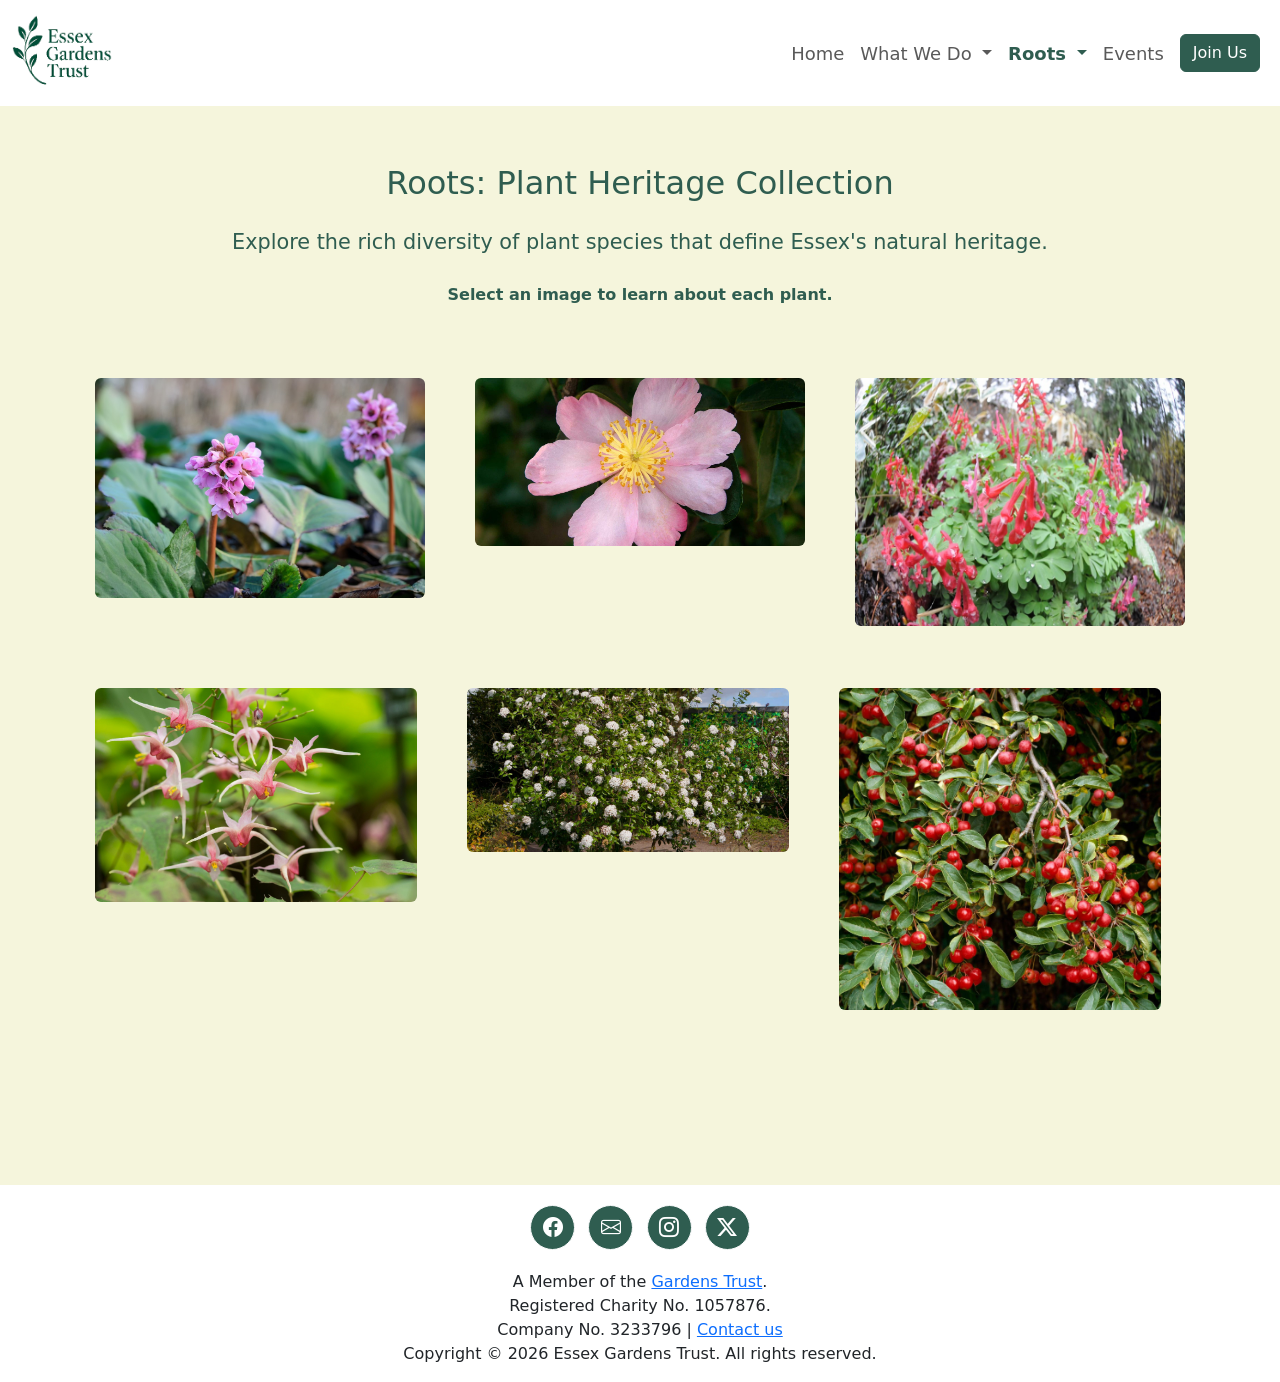
<file: plants.html>
<!DOCTYPE html>
<html>
<head>
    <meta charset="UTF-8" />
    <meta name="viewport" content="width=device-width, initial-scale=1.0" />
    <title>Essex Gardens Trust | Gardens</title>
    <link rel="icon" type="image/x-icon" href="img/logo-short.png">
    <link href="https://cdn.jsdelivr.net/npm/bootstrap@5.3.8/dist/css/bootstrap.min.css" rel="stylesheet" integrity="sha384-sRIl4kxILFvY47J16cr9ZwB07vP4J8+LH7qKQnuqkuIAvNWLzeN8tE5YBujZqJLB" crossorigin="anonymous">
    <link rel="stylesheet" href="https://cdn.jsdelivr.net/npm/bootstrap-icons@1.11.3/font/bootstrap-icons.css">
    <link rel="stylesheet" href="styles.css" />


</head>
<body>
    <!-- Navbar -->
    <nav class = "navbar fixed-top navbar-expand-lg">
        <div class = "container-fluid">
            <a class = "navbar-brand" href="index.html">
                <img src="img/logo-transparent-short.png" alt="Essex Gardens Trust Logo" width="100" height="80" class="d-inline-block align-text-center">
            </a>
            <button class = "navbar-toggler" type="button" data-bs-toggle="collapse" data-bs-target="#navbarAltMarkup" aria-controls="navbarAltMarkup" aria-expanded="false" aria-label="Toggle navigation">
                <span class = "navbar-toggler-icon"></span>
            </button>
            <div class="collapse navbar-collapse" id="navbarAltMarkup">
                <div class="navbar-nav ms-auto">
                    <a class="nav-link" href="index.html">Home</a>
                    <li class="nav-item dropdown">
                        <a class="nav-link dropdown-toggle" href="#" id="navbarDropdown" role="button" data-bs-toggle="dropdown" aria-expanded="false">
                            What We Do
                        </a>
                        <ul class="dropdown-menu">
                            <li><a class="dropdown-item" href="conservation.html">Conservation</a></li>
                            <li><a class="dropdown-item" href="garden-research.html">Garden Research</a></li>
                        </ul>
                    </li>
                    <li class="nav-item dropdown">
                        <a class="nav-link active dropdown-toggle" href="roots.html" id="navbarDropdown" role="button" data-bs-toggle="dropdown" aria-expanded="false">
                            Roots
                        </a>
                        <ul class="dropdown-menu">
                            <li><a class="dropdown-item" href="gardens.html">Iconic Gardens</a></li>
                            <li><a class="dropdown-item active" href="plants.html">Plant Heritage Collection</a></li>
                        </ul>
                    </li>
                    <a class="nav-link" href="events.html">Events</a>
                    <div class="nav-link">
                        <a href="membership.html" class="btn btn-primary">Join Us</a>
                    </div>
                </div>
            </div>
        </div>
    </nav>


    <section class="container my-5 pt-5">
        <div class="row mt-1 mb-2">
            <div class="wwd-ttl">
                <h2>Roots: Plant Heritage Collection</h2>
                <h5>Explore the rich diversity of plant species that define Essex's natural heritage.</h5>
                <p><strong>Select an image to learn about each plant.</strong></p>

            </div>
        </div>
    </section>


    <section class="container my-5">
        <div class="row g-4">
            <div class="col-md-4">
                <button class="btn btn-link" data-bs-toggle="modal" data-bs-target="#bergeniaModal"
                data-title="Bergenia (bred or associated with Eric Smith)">
                    <img src="img/bergenia.jpg" class="img-fluid rounded gallery-img" alt="Bergenia">
                </button>

                <div class="modal fade" id="bergeniaModal" tabindex="-1">
                    <div class="modal-dialog modal-lg modal-dialog-centered">
                        <div class="modal-content">
                            <div class="modal-header">
                                <h5 class="modal-title text-center w-100">Bergenia (bred or associated with Eric Smith)</h5>
                                <button type="button" class="btn-close" data-bs-dismiss="modal" aria-label="Close"></button>
                            </div>
                            <div class="modal-body">
                                <div id="bergeniaCarousel" class="carousel slide">
                                    <div class="carousel-inner">

                                        <div class="carousel-item active">
                                            <img src="img/bergenia.jpg" class="d-block w-100 rounded">
                                        </div>

                                        <div class="carousel-item">
                                            <img src="img/bergenia2.jpg" class="d-block w-100 rounded">
                                        </div>

                                        <button class="carousel-control-prev" type="button" data-bs-target="#bergeniaCarousel" data-bs-slide="prev">
                                        <span class="carousel-control-prev-icon"></span>
                                        </button>

                                        <button class="carousel-control-next" type="button" data-bs-target="#bergeniaCarousel" data-bs-slide="next">
                                        <span class="carousel-control-next-icon"></span>
                                        </button>
                                    </div>
                                </div>
                                <p class="pt-2 text-center">C. Hallsworth, Marylandsea </p>
                            </div>
                        </div>
                    </div>
                </div>
            </div>

            <div class="col-md-4">
                <button class="btn btn-link" data-bs-toggle="modal" data-bs-target="#camelliaModal"
                data-title="Camellia (Autumn and Winter flowering)" data-description="A stunning garden known for its beautiful plant combinations.">
                    <img src="img/camellia.jpg" class="img-fluid rounded gallery-img" alt="Camellia">
                </button>

                <div class="modal fade" id="camelliaModal" tabindex="-1">
                    <div class="modal-dialog modal-lg modal-dialog-centered">
                        <div class="modal-content">
                            <div class="modal-header">
                                <h5 class="modal-title text-center w-100">Camellia (Autumn and Winter flowering)</h5>
                                <button type="button" class="btn-close" data-bs-dismiss="modal" aria-label="Close"></button>
                            </div>
                            <div class="modal-body">
                                <div id="camelliaCarousel" class="carousel slide">
                                    <div class="carousel-inner">

                                        <div class="carousel-item active">
                                            <img src="img/camellia.jpg" class="d-block w-100 rounded">
                                        </div>

                                        <div class="carousel-item">
                                            <img src="img/camellia2.jpg" class="d-block w-100 rounded">
                                        </div>

                                        <button class="carousel-control-prev" type="button" data-bs-target="#camelliaCarousel" data-bs-slide="prev">
                                        <span class="carousel-control-prev-icon"></span>
                                        </button>

                                        <button class="carousel-control-next" type="button" data-bs-target="#camelliaCarousel" data-bs-slide="next">
                                        <span class="carousel-control-next-icon"></span>
                                        </button>
                                    </div>
                                </div>
                                <p class="pt-2 text-center">Fiona Edmond, Green Island Gardens, Ardleigh</p>
                            </div>
                        </div>
                    </div>
                </div>
            </div>

            <div class="col-md-4">
                <button class="btn btn-link" data-bs-toggle="modal" data-bs-target="#corydalisModal"
                data-title="Corydalis spp." 
                data-description="Gardens created by Countess of Warwick and designed by Harold Peto, the gardens were abandoned in 1950 and are now undergoing restoration.">
                    <img src="img/corydalis.jpg" class="img-fluid rounded gallery-img" alt="Corydalis">
                </button>
            </div>

            <div class="modal fade" id="corydalisModal" tabindex="-1">
                <div class="modal-dialog modal-lg modal-dialog-centered">
                    <div class="modal-content">
                        <div class="modal-header">
                            <h5 class="modal-title text-center w-100">Corydalis spp.</h5>
                            <button type="button" class="btn-close" data-bs-dismiss="modal" aria-label="Close"></button>
                        </div>
                        <div class="modal-body">
                                <div id="corydalisCarousel" class="carousel slide">
                                    <div class="carousel-inner">

                                        <div class="carousel-item active">
                                            <img src="img/corydalis.jpg" class="d-block w-100 rounded">
                                        </div>

                                        <div class="carousel-item">
                                            <img src="img/corydalis2.jpg" class="d-block w-100 rounded">
                                        </div>

                                        <button class="carousel-control-prev" type="button" data-bs-target="#corydalisCarousel" data-bs-slide="prev">
                                        <span class="carousel-control-prev-icon"></span>
                                        </button>

                                        <button class="carousel-control-next" type="button" data-bs-target="#corydalisCarousel" data-bs-slide="next">
                                        <span class="carousel-control-next-icon"></span>
                                        </button>
                                    </div>
                            <p class="pt-2 text-center">B. Wickenden, St. Osyth </p>
                        </div>
                    </div>
                </div>
            </div>
        </div>



        <div class="row g-4">
                <div class="col-md-4">
                    <button class="btn btn-link" data-bs-toggle="modal" data-bs-target="#epimediumModal"
                        data-title="Epimedium " 
                        data-description="Created by the post-war architect Sir Frederick Gibberd (1908-1984).">
                            <img src="img/epimedium.jpeg" class="img-fluid rounded gallery-img" alt="Epimedium">
                    </button>
                </div>

                <div class="modal fade" id="epimediumModal" tabindex="-1">
                    <div class="modal-dialog modal-lg modal-dialog-centered">
                        <div class="modal-content">
                            <div class="modal-header">
                                <h5 class="modal-title text-center w-100">Epimedium </h5>
                                <button type="button" class="btn-close" data-bs-dismiss="modal" aria-label="Close"></button>
                            </div>
                            <div class="modal-body">
                                   <div id="epimediumCarousel" class="carousel slide">
                                    <div class="carousel-inner">

                                        <div class="carousel-item active">
                                            <img src="img/epimedium.jpeg" class="d-block w-100 rounded">
                                        </div>

                                        <div class="carousel-item">
                                            <img src="img/epimedium2.jpeg" class="d-block w-100 rounded">
                                        </div>

                                        <button class="carousel-control-prev" type="button" data-bs-target="#epimediumCarousel" data-bs-slide="prev">
                                        <span class="carousel-control-prev-icon"></span>
                                        </button>

                                        <button class="carousel-control-next" type="button" data-bs-target="#epimediumCarousel" data-bs-slide="next">
                                        <span class="carousel-control-next-icon"></span>
                                        </button>
                                    </div>
                                </div>
                                <p class="pt-2 text-center">Roger Hammond, Brentwood </p>
                            </div>
                        </div>
                    </div>
                </div>
            

            <div class="col-md-4">
                <button class="btn btn-link" data-bs-toggle="modal" data-bs-target="#viburnumModal"
                    data-title="Viburnum with the RHS AGM" 
                    data-description="Dynamic hillside garden created in 1955 by the Robinsons and bequeathed to the RHS in 1993.">
                    <img src="img/viburnum.jpg" class="img-fluid rounded gallery-img" alt="Viburnum">
                </button>
            </div>

            <div class="modal fade" id="viburnumModal" tabindex="-1">
                <div class="modal-dialog modal-lg modal-dialog-centered">
                    <div class="modal-content">
                        <div class="modal-header">
                            <h5 class="modal-title text-center w-100">Viburnum with the RHS AGM</h5>
                            <button type="button" class="btn-close" data-bs-dismiss="modal" aria-label="Close"></button>
                        </div>
                        <div class="modal-body">
                                <div id="viburnumCarousel" class="carousel slide">
                                    <div class="carousel-inner">

                                        <div class="carousel-item active">
                                            <img src="img/viburnum.jpg" class="d-block w-100 rounded">
                                        </div>

                                        <div class="carousel-item">
                                            <img src="img/viburnum2.jpg" class="d-block w-100 rounded">
                                        </div>

                                        <button class="carousel-control-prev" type="button" data-bs-target="#viburnumCarousel" data-bs-slide="prev">
                                        <span class="carousel-control-prev-icon"></span>
                                        </button>

                                        <button class="carousel-control-next" type="button" data-bs-target="#viburnumCarousel" data-bs-slide="next">
                                        <span class="carousel-control-next-icon"></span>
                                        </button>
                                    </div>
                                </div>
                            <p class="pt-2 text-center">RHS Garden Hyde Hall, Rettenden</p>
                        </div>
                    </div>
                </div>
            </div>

            <div class="col-md-4">
                <button class="btn btn-link" data-bs-toggle="modal" data-bs-target="#malusModal"
                    data-title="Malus (ornamental crab apple)" 
                    data-description="Arboretum and contemporary walled lakeside garden designed by Brita von Schoenaich.">
                    <img src="img/malus.jpg" class="img-fluid rounded gallery-img" alt="Malus">
                </button>
            </div>

            <div class="modal fade" id="malusModal" tabindex="-1">
                <div class="modal-dialog modal-lg modal-dialog-centered">
                    <div class="modal-content">
                        <div class="modal-header">
                            <h5 class="modal-title text-center w-100">Malus (ornamental crab apple)</h5>
                            <button type="button" class="btn-close" data-bs-dismiss="modal" aria-label="Close"></button>
                        </div>
                        <div class="modal-body">
                                <div id="malusCarousel" class="carousel slide">
                                    <div class="carousel-inner">

                                        <div class="carousel-item active">
                                            <img src="img/malus.jpg" class="d-block w-100 rounded">
                                        </div>

                                        <div class="carousel-item">
                                            <img src="img/malus2.jpg" class="d-block w-100 rounded">
                                        </div>

                                        <button class="carousel-control-prev" type="button" data-bs-target="#malusCarousel" data-bs-slide="prev">
                                        <span class="carousel-control-prev-icon"></span>
                                        </button>

                                        <button class="carousel-control-next" type="button" data-bs-target="#malusCarousel" data-bs-slide="next">
                                        <span class="carousel-control-next-icon"></span>
                                        </button>
                                    </div>
                                </div>
                            <p class="pt-2 text-center">The Christabella Charitable Trust, West Horndon </p>
                        </div>
                    </div>
                </div>
            </div>
        </div>

        <div class="row g-4 py-5">

        </div>

    </section>
        

    <!-- Footer -->
    <footer class="footer text-center py-3">
        <div class="container">
            <div class="footer-socials text-center">
                <div class="mb-3">
                    <a href="https://www.facebook.com/essexgardenstrust/" target="_blank" class="btn btn-outline-light btn-floating m-1">
                        <i class="bi bi-facebook"></i>
                    </a>
                    <a href="mailto:info@essexgardenstrust.org.uk" target="_blank" class="btn btn-outline-light btn-floating m-1">
                        <i class="bi bi-envelope"></i>
                    </a>
                    <a href="https://www.instagram.com/essexgardenstrust" target="_blank" class="btn btn-outline-light btn-floating m-1">
                        <i class="bi bi-instagram"></i>
                    </a>
                    <a href="https://x.com/EssexGT" target="_blank" class="btn btn-outline-light btn-floating m-1">
                        <i class="bi bi-twitter-x"></i>
                    </a>
                </div>
            </div>
            <div class="footer-content">
                <p class="mb-0">A Member of the <a href="https://thegardenstrust.org/" target="_blank">Gardens Trust</a>.</p>
                <p class="mb-0">Registered Charity No. 1057876.</p>
                <p class="mb-0">Company No. 3233796 | <a href="https://www.gov.uk/government/organisations/gardens-trust" target="_blank">Contact us</a></p>
            </div>
        </div>

        <div class="footer-bottom">
            <p class="mb-0">Copyright &copy; 2026 Essex Gardens Trust. All rights reserved.</p>
        </div>
    </footer>





    <script defer src="https://cdn.jsdelivr.net/npm/bootstrap@5.3.8/dist/js/bootstrap.bundle.min.js" integrity="sha384-FKyoEForCGlyvwx9Hj09JcYn3nv7wiPVlz7YYwJrWVcXK/BmnVDxM+D2scQbITxI" crossorigin="anonymous"></script>
</body>
</html>
</file>
<file: styles.css>
.navbar {
  background-color: #ffffff;  
  font-size: large;
}

.navbar-toggler {
  border-color: #2f5d50 ; 
  border-width: 0.2rem;
}

.navbar-toggler-icon {
  background-image: url("data:image/svg+xml;charset=utf8,%3Csvg viewBox='0 0 30 30' xmlns='http://www.w3.org/2000/svg'%3E%3Cpath stroke='rgba(47,93,80, 1)' stroke-width='2' stroke-linecap='round' stroke-miterlimit='10' d='M4 7h22M4 15h22M4 23h22'/%3E%3C/svg%3E");
}

.navbar .navbar-nav {
  align-items: center !important;

}


.navbar .nav-link:hover {
  color: #4c9681;
}

.nav-link.active{
  color: #2f5d50 !important;
  font-weight: 600;
}

.navbar .navbar-brand {
  font-weight: 600;
}

body {
  background-color: #f5f5dc;
  padding-top: 4rem;
}

.carousel-item img {
  height: 40vh;
}

.wwd-ttl {
  text-align: center;
  color: #2f5d50;
  font-weight: 600;
}

.wwd-ttl h5{
  font-weight: 350;
  font-size: 1.3rem;
  padding: 1.25rem;
}

.card {
  border: none;
  transition: transform 0.3s ease, box-shadow 0.3s ease;
}

.card:hover {
  transform: translateY(-5px);
  box-shadow: 0 8px 16px rgba(0, 0, 0, 0.2) !important;
}

.card-header{
  background-color: transparent;
  border-bottom: none;
}

.card-header .bi {
  font-size: 2.5rem;
  color: #2f5d50;
}

.card-title {
  color: #2f5d50;
  font-weight: 600;
  font-size: 1.75rem;
  padding-top: 0.25rem;
}

.card-text{
  padding: 0.5rem 0;
  font-size: 1.05rem;
  line-height: 1.6;
}

.card-pricing-text {
  text-align: left;
  padding: 0.25rem 0;
  font-size: 1.1rem;
  line-height: 1.6;
  color: #2f5d50;
}

.benefits strong {
  margin-bottom: 0.5rem;
  color: #2f5d50;
}

.card-img {
  object-fit: fill;
  height: 13rem;
}

.pricing-card-title {
  color: #2f5d50;
  font-weight: 600;
  font-size: 2.5rem;
}

.lead {
  font-size: 1.25rem;
  line-height: 1.8;
  font-family: 'Georgia', serif;
}

.btn-primary {
  background-color: #2f5d50;
  border-color: #2f5d50;
}
.btn-primary:hover {
  background-color: #4c9681;
  border-color: #4c9681;
}

.fade-in-up {
  opacity: 0;
  transform: translateY(20px);
  animation: fadeInUp 0.8s ease forwards;
}
.fade-delay-1 { animation-delay: 0.2s; }
.fade-delay-2 { animation-delay: 0.4s; }
.fade-delay-3 { animation-delay: 0.6s; }
.fade-delay-4 { animation-delay: 0.8s; }
.fade-delay-5 { animation-delay: 1s; }
.fade-delay-6 { animation-delay: 1.2s; }
.fade-delay-7 { animation-delay: 1.4s; }
.fade-delay-8 { animation-delay: 1.6s; }

@keyframes fadeInUp {
  to {
    opacity: 1;
    transform: translateY(0);
  }
}

.btn-link:hover {
  text-decoration: underline;
  transform: translateY(-5px);
  box-shadow: 0 8px 16px rgba(0, 0, 0, 0.2) !important;
}

.modal-title {
  color: #2f5d50;
  justify-content: center !important;
}

.btn-floating {
  background-color: #2f5d50;
  width: 45px;
  height: 45px;
  border-radius: 50%;
  display: inline-flex;
  align-items: center;
  justify-content: center;
}

.btn-floating .bi {
  font-size: 1.25rem;
  color: white;
  transition: color 0.3s ease;
}

.btn-floating:hover .bi-envelope {
  color: #4caf50;  
}

.btn-floating:hover .bi-facebook {
  color: #1877f2;
  transition: color 0.3s ease;
}

.btn-floating:hover .bi-instagram {
  color: #e4405f;
}

.btn-floating:hover .bi-twitter-x {
  color: #000000;
}

.about_img {
  width: 100%;
  height: auto;
  border-radius: 0.5rem;
}

.joint-members-field {
  display: none;
}


footer {
  background-color: white;
  position: static;
  bottom: 0;
  width: 100%;
}
</file>
